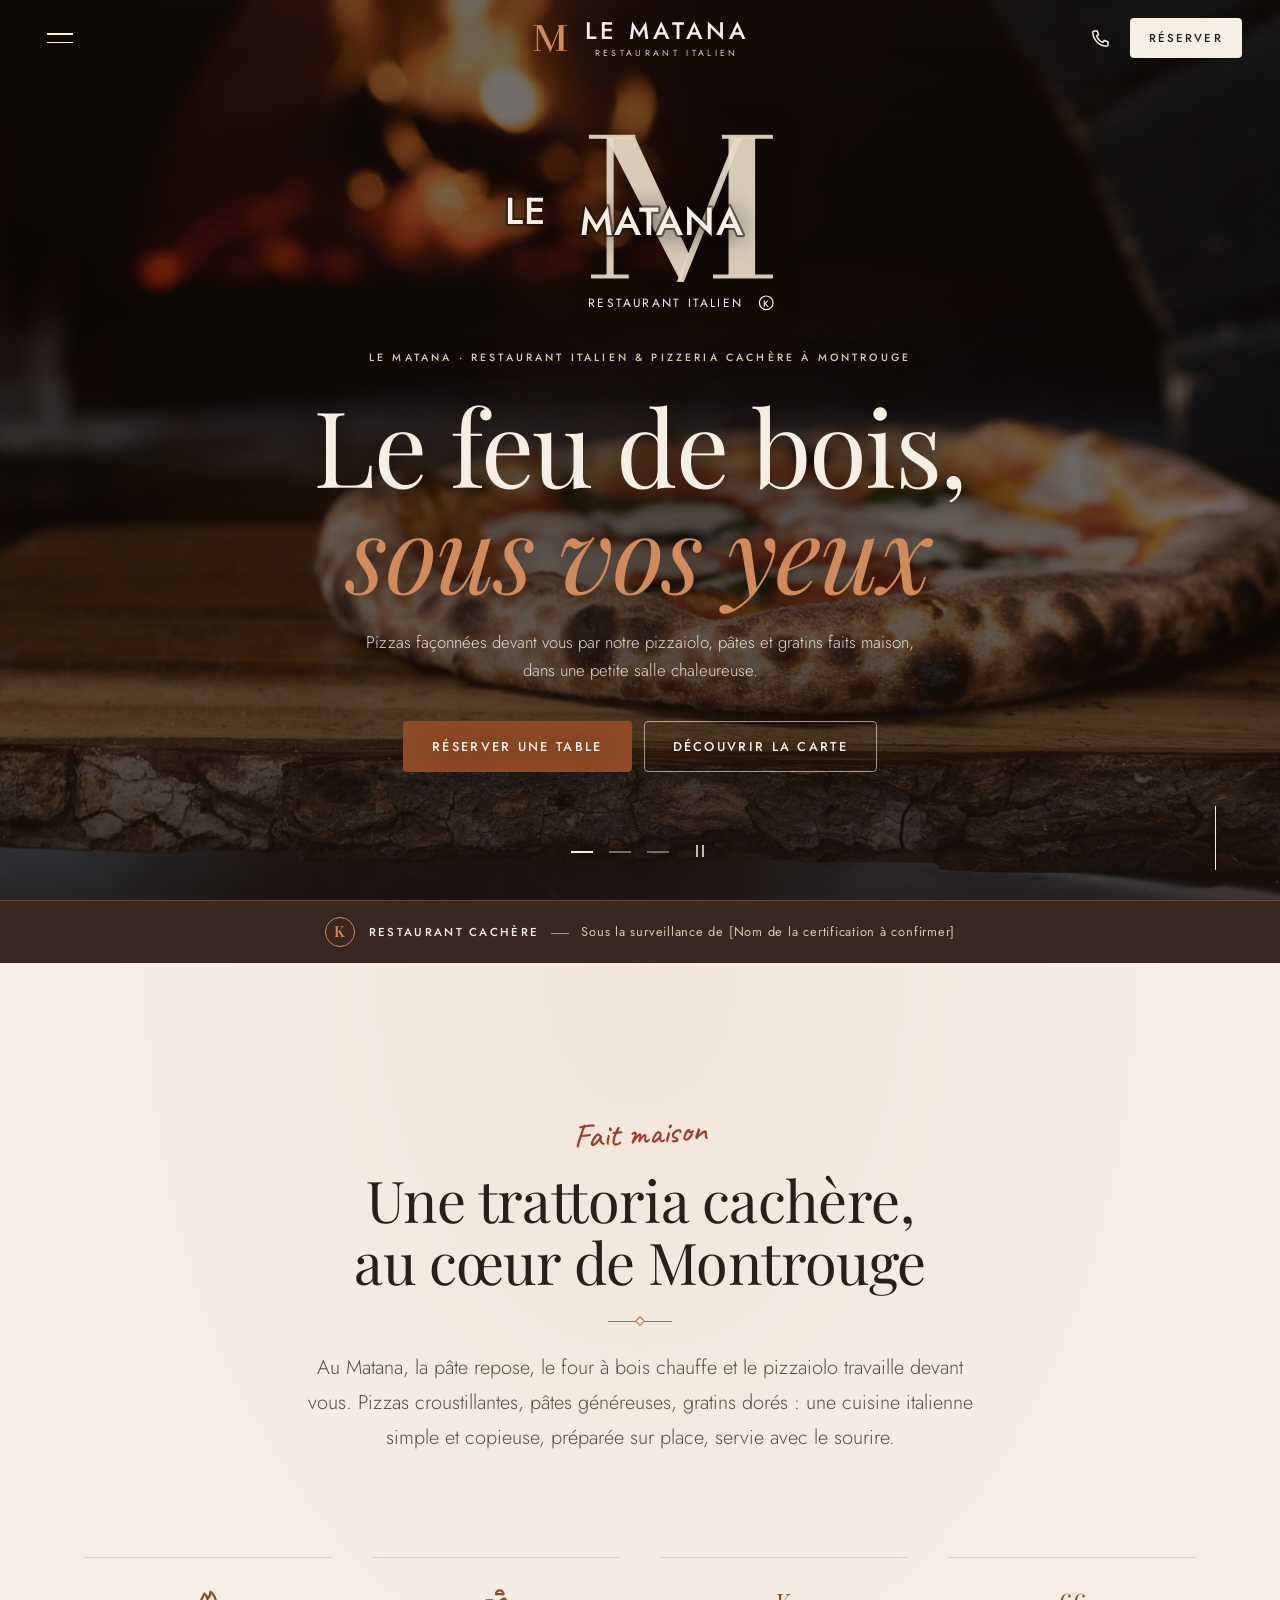
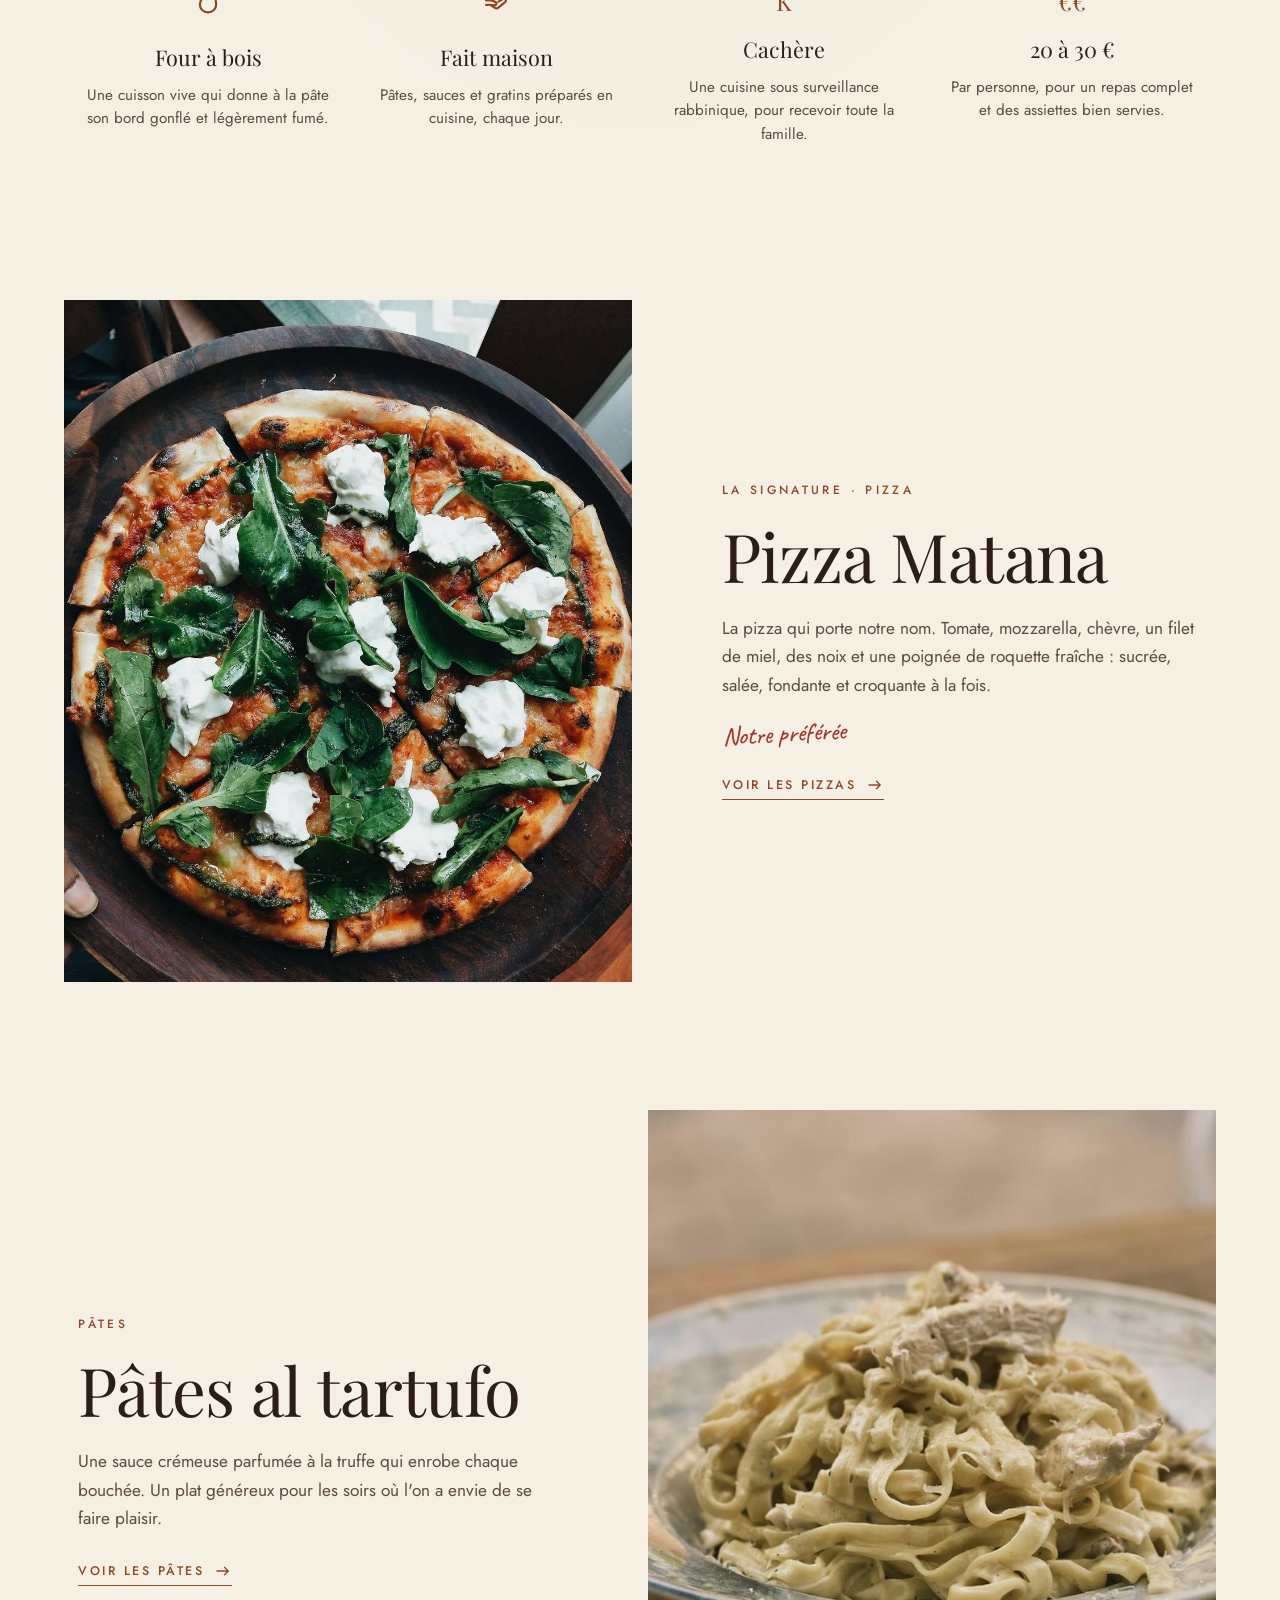
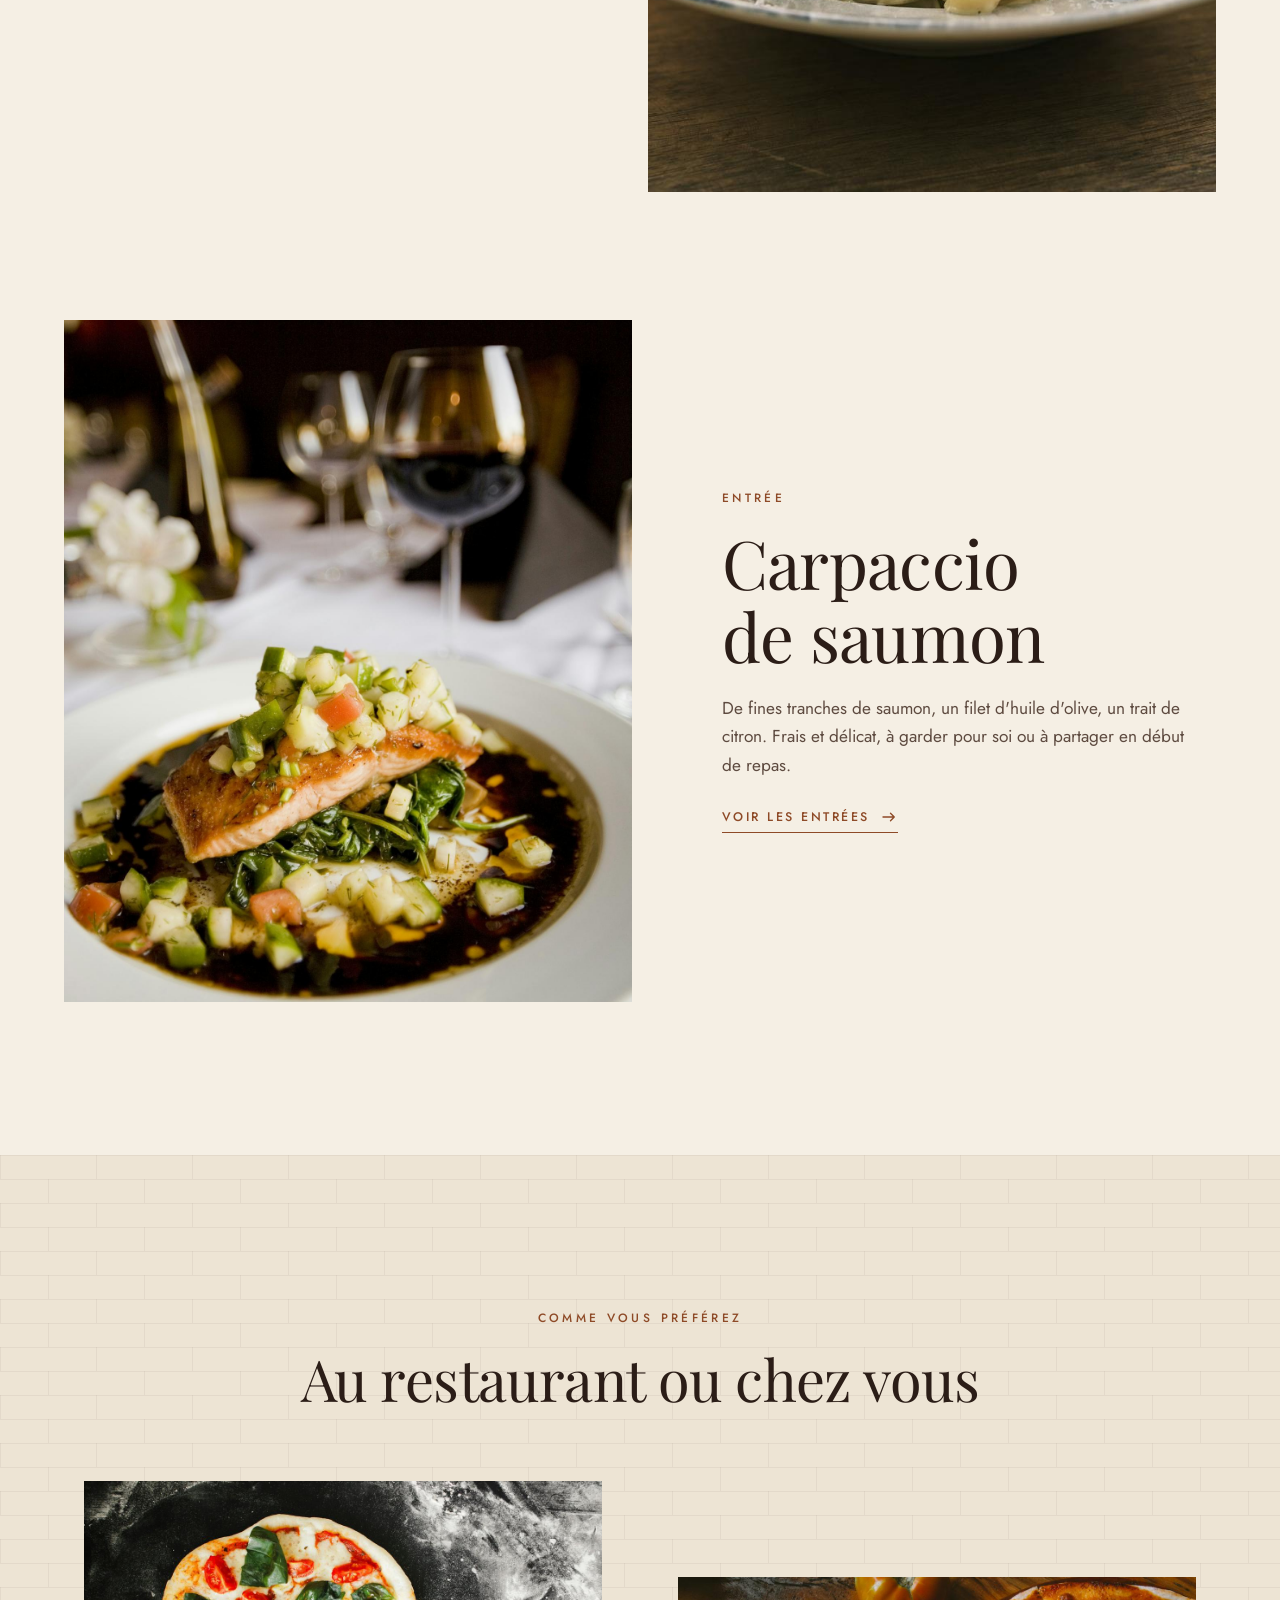
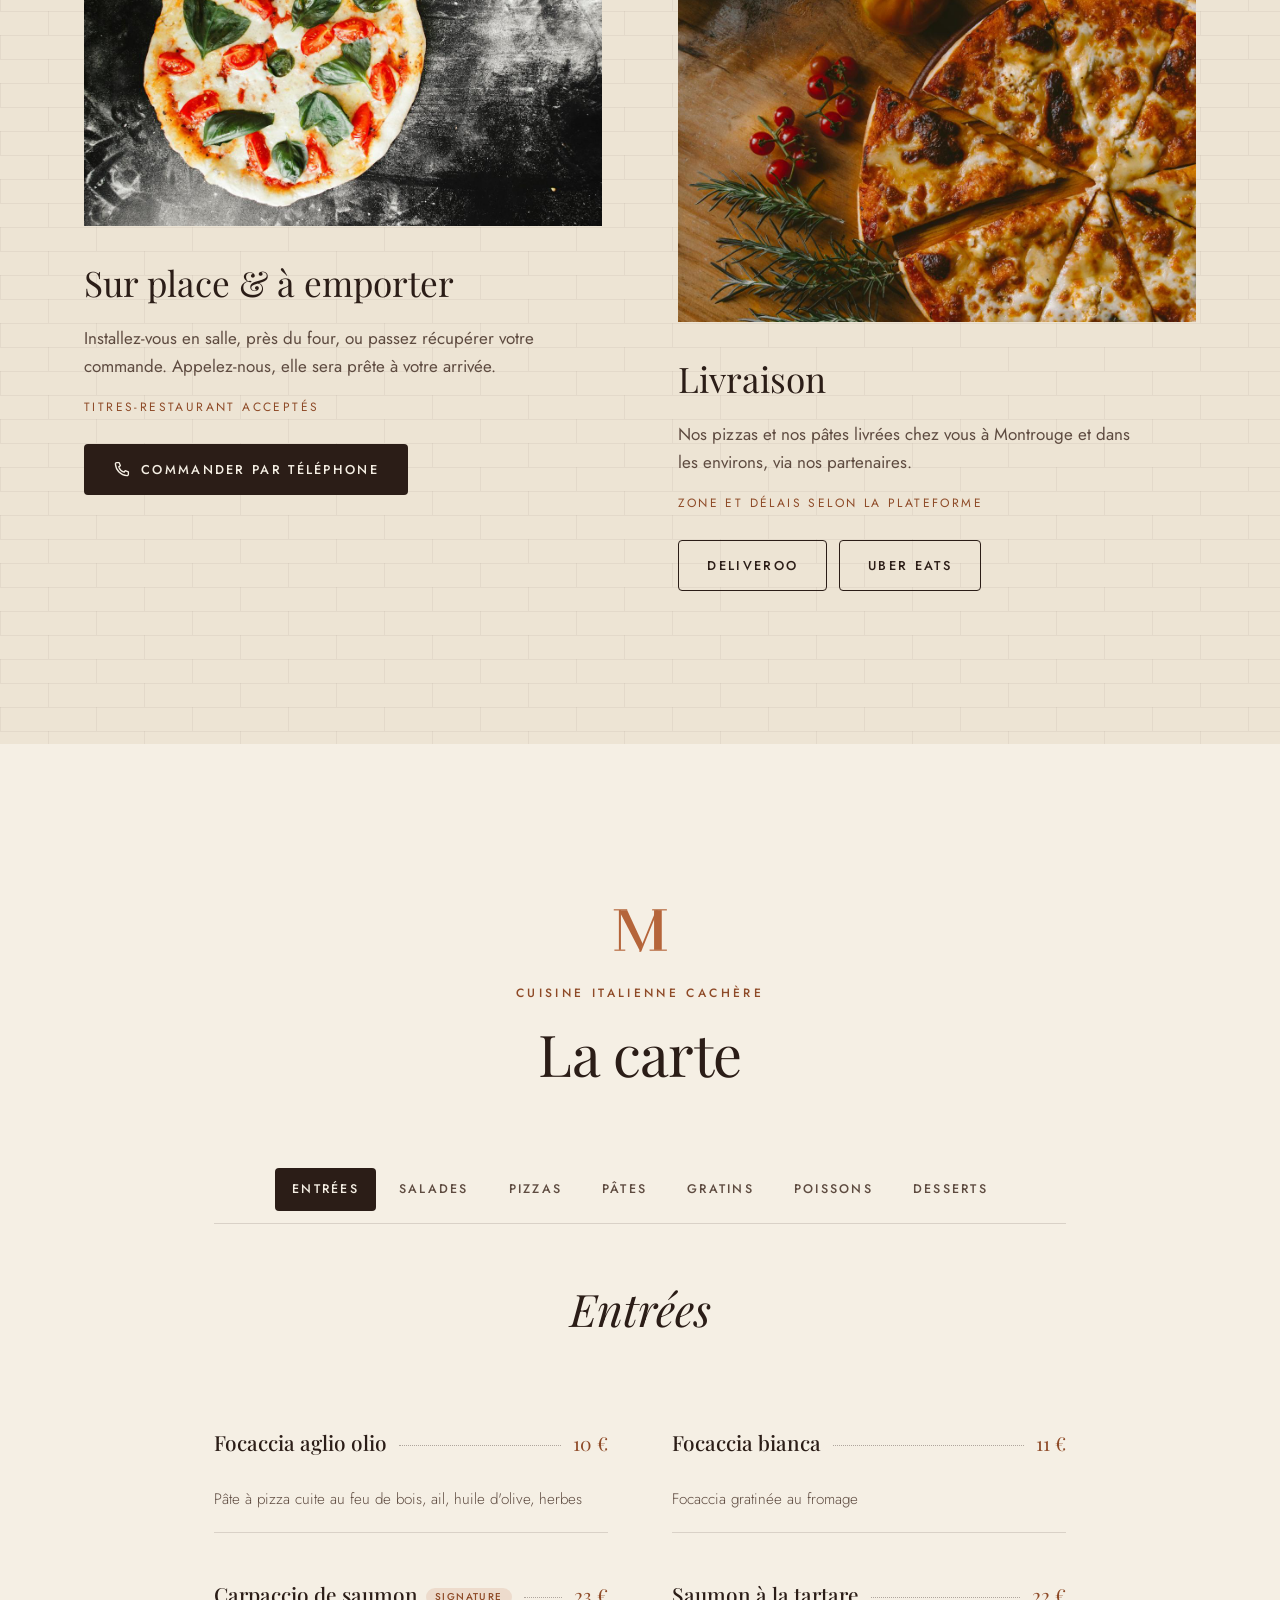
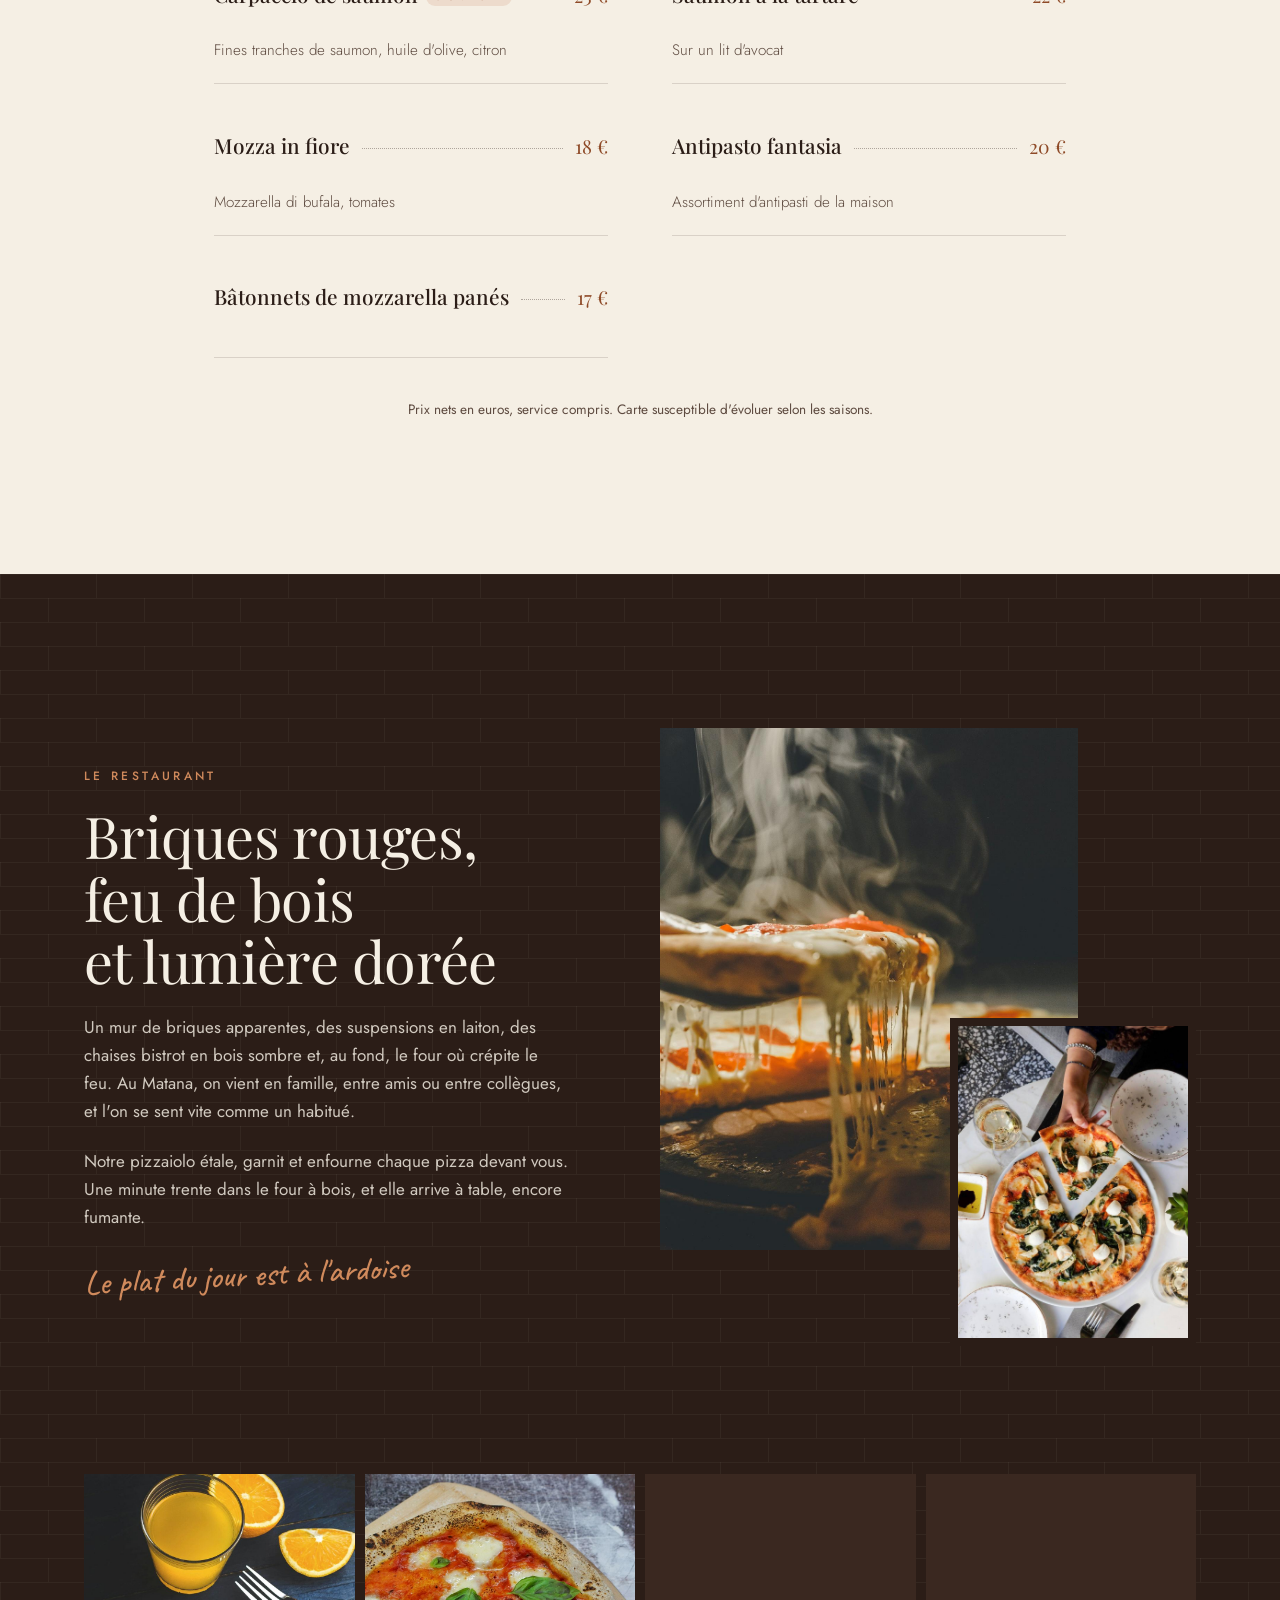
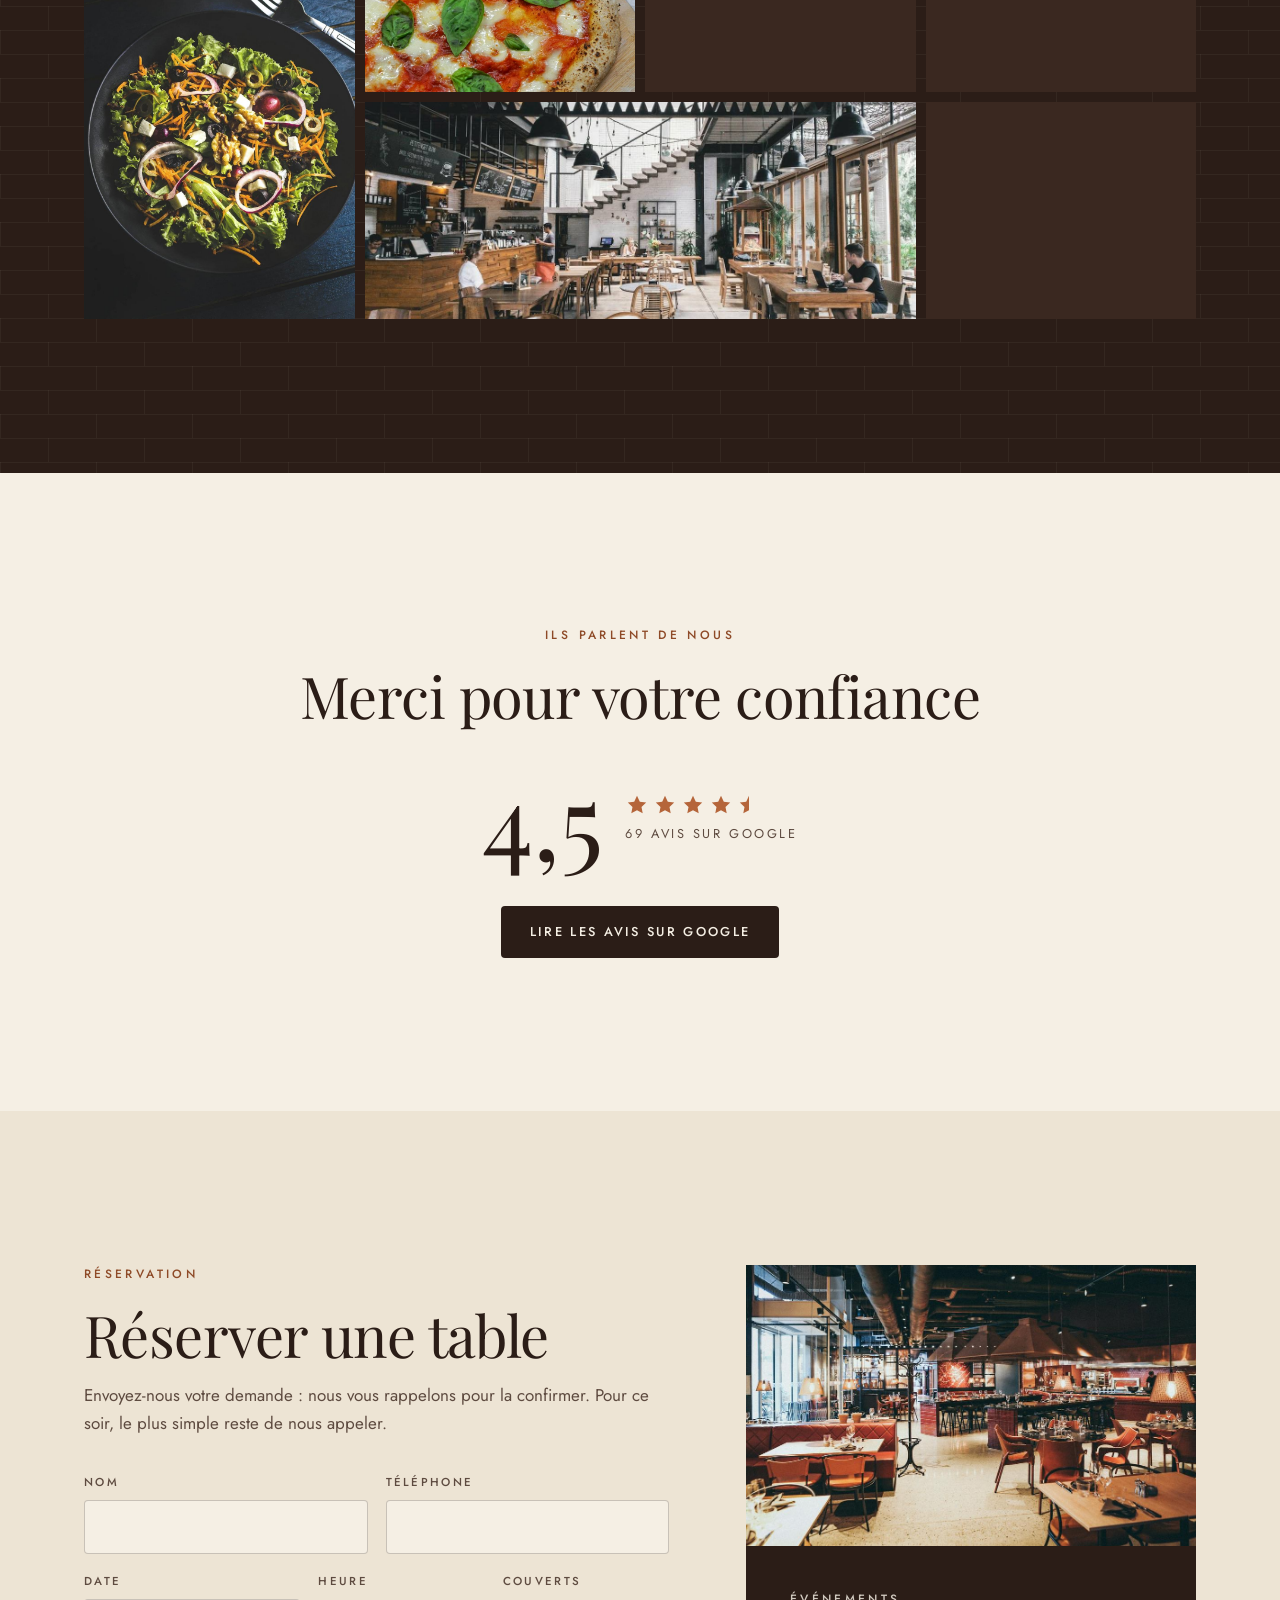
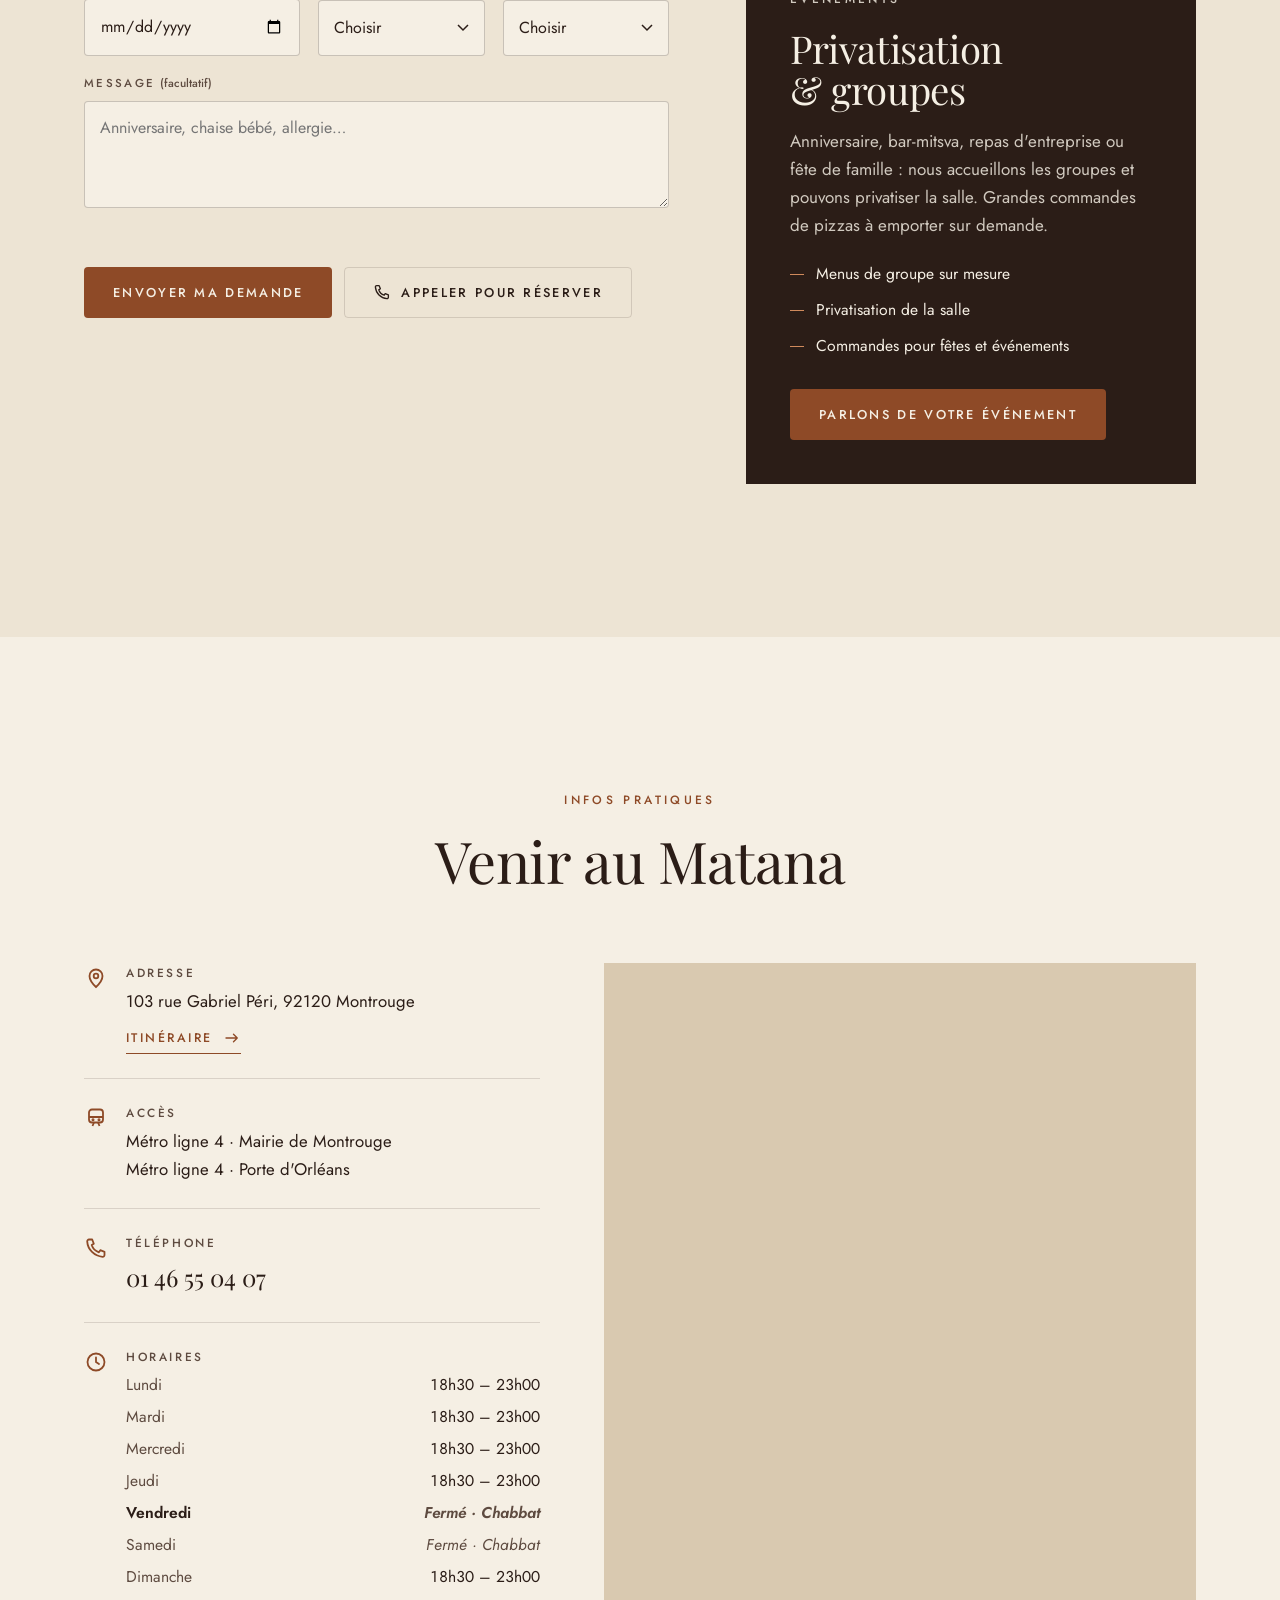
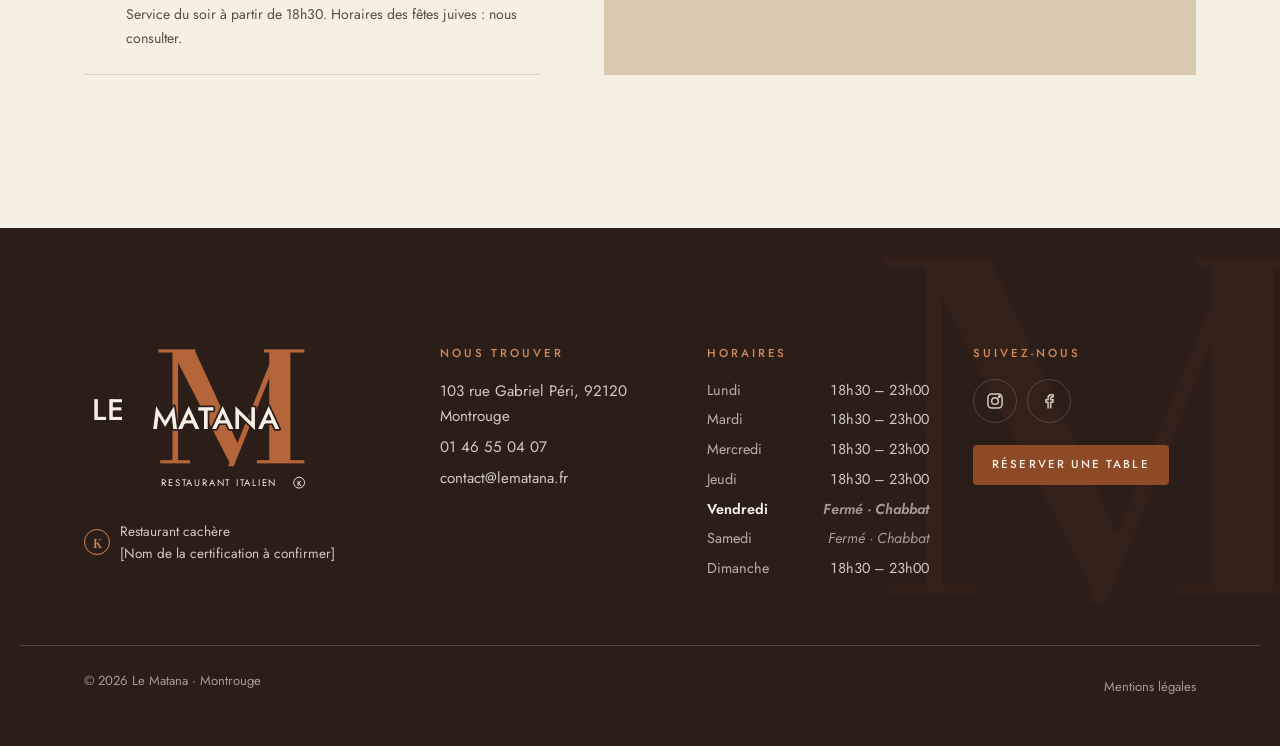
<file: index.html>
<!doctype html>
<html lang="fr">
<head>
  <meta charset="utf-8">
  <meta name="viewport" content="width=device-width, initial-scale=1, viewport-fit=cover">

  <!-- ===================== SEO local ===================== -->
  <title>Le Matana · Restaurant italien et pizzeria cachère à Montrouge (92)</title>
  <meta name="description" content="Restaurant italien cacher à Montrouge (92) : pizzas au feu de bois faites devant vous, pâtes et gratins maison. Sur place, à emporter, livraison.">
  <link rel="canonical" href="https://le-matana.vercel.app/">
  <meta name="theme-color" content="#2B1D17">
  <meta name="geo.region" content="FR-92">
  <meta name="geo.placename" content="Montrouge">
  <meta name="geo.position" content="48.8197134;2.3115971">
  <meta name="ICBM" content="48.8197134, 2.3115971">

  <!-- Partage réseaux sociaux -->
  <meta property="og:type" content="restaurant">
  <meta property="og:locale" content="fr_FR">
  <meta property="og:site_name" content="Le Matana">
  <meta property="og:title" content="Le Matana · Restaurant italien et pizzeria cachère à Montrouge">
  <meta property="og:description" content="Pizzas au feu de bois, pâtes et gratins faits maison, dans une petite trattoria cachère et chaleureuse à Montrouge.">
  <meta property="og:url" content="https://le-matana.vercel.app/">
  <meta property="og:image" content="https://le-matana.vercel.app/images/og-image.jpg">
  <meta name="twitter:card" content="summary_large_image">

  <link rel="icon" href="favicon.svg" type="image/svg+xml">

  <!-- Polices : Playfair Display (titres), Jost (texte), Caveat (ardoise) -->
  <link rel="preconnect" href="https://fonts.googleapis.com">
  <link rel="preconnect" href="https://fonts.gstatic.com" crossorigin>
  <link rel="stylesheet" href="https://fonts.googleapis.com/css2?family=Caveat:wght@500;600&family=Jost:wght@300;400;500;600&family=Playfair+Display:ital,wght@0,400;0,500;0,600;1,400&display=swap">

  <link rel="preload" as="image" href="images/hero-four-a-bois-mobile.jpg" media="(max-aspect-ratio: 4/5)">
  <link rel="preload" as="image" href="images/hero-four-a-bois.jpg" media="(min-aspect-ratio: 801/1000)">
  <link rel="stylesheet" href="css/style.css">
  <script>document.documentElement.classList.add("js");</script>

  <!-- ===================== Données structurées Schema.org =====================
       Horaires À CONFIRMER : les garder alignés avec data/site.js -->
  <script type="application/ld+json">
  {
    "@context": "https://schema.org",
    "@type": "Restaurant",
    "@id": "https://le-matana.vercel.app/#restaurant",
    "name": "Le Matana",
    "description": "Restaurant italien et pizzeria cachère à Montrouge : pizzas au feu de bois, pâtes, gratins et poissons faits maison.",
    "url": "https://le-matana.vercel.app/",
    "image": "https://le-matana.vercel.app/images/og-image.jpg",
    "telephone": "+33146550407",
    "priceRange": "€€",
    "servesCuisine": ["Italian", "Pizza", "Kosher"],
    "hasMenu": "https://le-matana.vercel.app/#carte",
    "acceptsReservations": "True",
    "paymentAccepted": "Espèces, Carte bancaire, Titres-restaurant",
    "address": {
      "@type": "PostalAddress",
      "streetAddress": "103 rue Gabriel Péri",
      "postalCode": "92120",
      "addressLocality": "Montrouge",
      "addressRegion": "Hauts-de-Seine",
      "addressCountry": "FR"
    },
    "geo": { "@type": "GeoCoordinates", "latitude": 48.8197134, "longitude": 2.3115971 },
    "openingHoursSpecification": [
      {
        "@type": "OpeningHoursSpecification",
        "dayOfWeek": ["Monday", "Tuesday", "Wednesday", "Thursday", "Sunday"],
        "opens": "18:30",
        "closes": "23:00"
      }
    ],
    "aggregateRating": { "@type": "AggregateRating", "ratingValue": "4.5", "reviewCount": "69", "bestRating": "5" }
  }
  </script>
</head>

<body>
  <a class="skip-link" href="#contenu">Aller au contenu</a>

  <!-- Icônes SVG réutilisables -->
  <svg width="0" height="0" style="position:absolute" aria-hidden="true">
    <symbol id="i-mono" viewBox="0 0 100 100">
      <rect x="17" y="19" width="3.2" height="62"/>
      <polygon points="17,19 30,19 54,71 50.5,84"/>
      <polygon points="48.6,84 51.8,84 78,19 75,19"/>
      <rect x="72" y="19" width="12" height="62"/>
      <rect x="9" y="17.6" width="21" height="1.8"/>
      <rect x="69" y="17.6" width="23" height="1.8"/>
      <rect x="10" y="80.6" width="17" height="1.8"/>
      <rect x="65" y="80.6" width="27" height="1.8"/>
    </symbol>
    <!-- Logo complet, recréé d'après l'enseigne (M Didone + LE MATANA + RESTAURANT ITALIEN (K)).
         Couleurs pilotées en CSS : --logo-m (le M), --logo-text, --logo-cut (détourage des lettres). -->
    <symbol id="i-logo" viewBox="0 0 340 228">
      <g style="fill:var(--logo-m,#E8DCC6)" transform="translate(86.6 -37.8) scale(2.6)">
        <rect x="17" y="19" width="3.2" height="62"/>
        <polygon points="17,19 30,19 54,71 50.5,84"/>
        <polygon points="48.6,84 51.8,84 78,19 75,19"/>
        <rect x="72" y="19" width="12" height="62"/>
        <rect x="9" y="17.6" width="21" height="1.8"/>
        <rect x="69" y="17.6" width="23" height="1.8"/>
        <rect x="10" y="80.6" width="17" height="1.8"/>
        <rect x="65" y="80.6" width="27" height="1.8"/>
      </g>
      <g font-family="Jost, Futura, Arial, sans-serif" font-weight="500" stroke-width="5" paint-order="stroke" stroke-linejoin="round"
         style="fill:var(--logo-text,#F5EFE4);stroke:var(--logo-cut,#2B1D17)">
        <text x="12" y="112" font-size="44" letter-spacing="1">LE</text>
        <text x="100" y="126" font-size="46" letter-spacing="1">MATANA</text>
      </g>
      <g style="fill:var(--logo-text,#F5EFE4)" font-family="Jost, Futura, Arial, sans-serif">
        <text x="200" y="210" text-anchor="middle" font-weight="400" font-size="14" letter-spacing="2.6">RESTAURANT ITALIEN</text>
        <circle cx="318" cy="205" r="8" fill="none" stroke-width="1.4" style="stroke:var(--logo-text,#F5EFE4)"/>
        <text x="318" y="209.5" text-anchor="middle" font-weight="500" font-size="11">K</text>
      </g>
    </symbol>
    <symbol id="i-phone" viewBox="0 0 24 24"><path fill="none" stroke="currentColor" stroke-width="1.8" stroke-linejoin="round" d="M5 3.5h3.2l1.6 4.2-2.1 1.4a11 11 0 0 0 7.2 7.2l1.4-2.1 4.2 1.6V19a1.8 1.8 0 0 1-1.9 1.8C10.4 20.3 3.7 13.6 3.2 5.4A1.8 1.8 0 0 1 5 3.5Z"/></symbol>
    <symbol id="i-calendar" viewBox="0 0 24 24"><g fill="none" stroke="currentColor" stroke-width="1.8" stroke-linecap="round"><rect x="3.5" y="5" width="17" height="15.5" rx="1.5"/><path d="M3.5 10h17M8 3v4M16 3v4"/></g></symbol>
    <symbol id="i-pin" viewBox="0 0 24 24"><g fill="none" stroke="currentColor" stroke-width="1.8"><path d="M12 21s-6.5-6-6.5-11a6.5 6.5 0 0 1 13 0c0 5-6.5 11-6.5 11Z"/><circle cx="12" cy="10" r="2.3"/></g></symbol>
    <symbol id="i-clock" viewBox="0 0 24 24"><g fill="none" stroke="currentColor" stroke-width="1.8" stroke-linecap="round"><circle cx="12" cy="12" r="8.5"/><path d="M12 7.5V12l3 2"/></g></symbol>
    <symbol id="i-metro" viewBox="0 0 24 24"><g fill="none" stroke="currentColor" stroke-width="1.8" stroke-linejoin="round"><rect x="5" y="3.5" width="14" height="13" rx="3"/><path d="M5 11h14M8.5 20l1.5-3.5M15.5 20 14 16.5"/><circle cx="9" cy="13.8" r=".6" fill="currentColor"/><circle cx="15" cy="13.8" r=".6" fill="currentColor"/></g></symbol>
    <symbol id="i-arrow" viewBox="0 0 24 24"><path fill="none" stroke="currentColor" stroke-width="1.8" stroke-linecap="round" stroke-linejoin="round" d="M4 12h15m-5-5 5 5-5 5"/></symbol>
    <symbol id="i-star" viewBox="0 0 24 24"><path d="m12 2.8 2.8 5.9 6.4.8-4.7 4.4 1.2 6.4L12 17.2l-5.7 3.1 1.2-6.4-4.7-4.4 6.4-.8Z"/></symbol>
    <symbol id="i-instagram" viewBox="0 0 24 24"><g fill="none" stroke="currentColor" stroke-width="1.8"><rect x="3.5" y="3.5" width="17" height="17" rx="4.5"/><circle cx="12" cy="12" r="4"/><circle cx="17.2" cy="6.8" r=".8" fill="currentColor"/></g></symbol>
    <symbol id="i-facebook" viewBox="0 0 24 24"><path fill="none" stroke="currentColor" stroke-width="1.8" stroke-linejoin="round" d="M14 21v-7.5h2.6l.4-3H14V8.7c0-.9.3-1.5 1.5-1.5H17V4.5a19 19 0 0 0-2.3-.1c-2.3 0-3.8 1.4-3.8 4v2.1H8.3v3h2.6V21"/></symbol>
    <symbol id="i-flame" viewBox="0 0 24 24"><path fill="none" stroke="currentColor" stroke-width="1.8" stroke-linejoin="round" d="M12 21c-3.9 0-6.5-2.6-6.5-6.2 0-3.5 2.6-5.6 3.6-8.8 1.6 1.3 2.3 2.8 2.4 4.4C13 9 14 7.2 14 4.5c3 2.4 4.5 6 4.5 10.3 0 3.6-2.6 6.2-6.5 6.2Z"/></symbol>
    <symbol id="i-hand" viewBox="0 0 24 24"><g fill="none" stroke="currentColor" stroke-width="1.8" stroke-linecap="round" stroke-linejoin="round"><path d="M4 15h3.5l3.6 2.4c.9.6 2 .6 2.8-.1l5.6-4.6a1.5 1.5 0 0 0-1.9-2.3L14 12.5"/><path d="M4 11.5h4.5l3.3 1.4a1.3 1.3 0 0 1-.7 2.4H8.5"/><path d="M15 3.5a3 3 0 0 1 3 3H12a3 3 0 0 1 3-3Z"/></g></symbol>
  </svg>

  <!-- ===================== En-tête ===================== -->
  <header class="header" id="header">
    <button class="burger" id="burger" aria-label="Ouvrir le menu" aria-expanded="false" aria-controls="drawer">
      <span></span><span></span>
    </button>

    <a class="logo" translate="no" href="#accueil" aria-label="Le Matana, retour à l'accueil">
      <svg class="logo__mono" aria-hidden="true"><use href="#i-mono"/></svg>
      <span class="logo__text">
        <span class="logo__name">Le Matana</span>
        <span class="logo__sub">Restaurant italien</span>
      </span>
    </a>

    <div class="header__actions">
      <a class="icon-btn" href="tel:+33146550407" data-href="tel" aria-label="Appeler le restaurant">
        <svg aria-hidden="true"><use href="#i-phone"/></svg>
      </a>
      <a class="btn btn--small btn--light header__book" href="#reservation">Réserver</a>
    </div>
  </header>

  <!-- Menu plein écran -->
  <nav class="drawer" id="drawer" aria-label="Menu principal" hidden>
    <svg class="drawer__mono" aria-hidden="true"><use href="#i-mono"/></svg>
    <ul class="drawer__links">
      <li><a href="#accueil">Accueil</a></li>
      <li><a href="#carte">La carte</a></li>
      <li><a href="#restaurant">Le restaurant</a></li>
      <li><a href="#reservation">Réservation &amp; événements</a></li>
      <li><a href="#infos">Infos pratiques</a></li>
    </ul>
    <div class="drawer__foot">
      <a href="tel:+33146550407" data-href="tel" data-bind="phone">01 46 55 04 07</a>
      <span data-bind="address">103 rue Gabriel Péri, 92120 Montrouge</span>
    </div>
  </nav>

  <main id="contenu">

    <!-- ===================== Hero / carrousel ===================== -->
    <section class="hero" id="accueil" aria-roledescription="carrousel" aria-label="Le Matana en images">
      <div class="hero__slides">
        <figure class="hero__slide is-active">
          <picture>
            <source media="(max-aspect-ratio: 4/5)" srcset="images/hero-four-a-bois-mobile.jpg">
            <img src="images/hero-four-a-bois.jpg"
               alt="Pizza tout juste sortie du four à bois, posée sur une planche" fetchpriority="high" width="2200" height="1469">
          </picture>
        </figure>
        <figure class="hero__slide">
          <picture>
            <source media="(max-aspect-ratio: 4/5)" srcset="images/hero-pizza-margherita-mobile.jpg">
            <img src="images/hero-pizza-margherita.jpg"
               alt="Pizza margherita à la pâte dorée, mozzarella fondue et basilic frais" decoding="async" width="2200" height="1469">
          </picture>
        </figure>
        <figure class="hero__slide">
          <picture>
            <source media="(max-aspect-ratio: 4/5)" srcset="images/hero-table-conviviale-mobile.jpg">
            <img src="images/hero-table-conviviale.jpg"
               alt="Table dressée en salle, assiettes servies et verres, lumière chaude du soir" decoding="async" width="2200" height="1469">
          </picture>
        </figure>
      </div>
      <div class="hero__veil" aria-hidden="true"></div>

      <div class="hero__content">
        <svg class="hero__logo" translate="no" role="img" aria-label="Le Matana, restaurant italien cachère"><use href="#i-logo"/></svg>
        <h1 class="hero__kicker">Le Matana · Restaurant italien &amp; pizzeria cachère à Montrouge</h1>
        <div class="hero__titles">
          <p class="hero__title is-active">Le feu de bois,<br><em>sous vos yeux</em></p>
          <p class="hero__title">L'Italie généreuse,<br><em>et cachère</em></p>
          <p class="hero__title">Une table<br><em>où l'on revient</em></p>
        </div>
        <p class="hero__lead">Pizzas façonnées devant vous par notre pizzaiolo, pâtes et gratins faits maison, dans une petite salle chaleureuse.</p>
        <div class="hero__cta">
          <a class="btn btn--copper" href="#reservation">Réserver une table</a>
          <a class="btn btn--ghost" href="#carte">Découvrir la carte</a>
        </div>
      </div>

      <div class="hero__dots" role="tablist" aria-label="Choisir une image">
        <button role="tab" aria-selected="true" aria-label="Image 1"></button>
        <button role="tab" aria-selected="false" aria-label="Image 2"></button>
        <button role="tab" aria-selected="false" aria-label="Image 3"></button>
        <button class="hero__pause" type="button" aria-label="Mettre le diaporama en pause" aria-pressed="false"><span aria-hidden="true"></span></button>
      </div>
      <a class="hero__scroll" href="#presentation" aria-label="Faire défiler vers la présentation"><span></span></a>
    </section>

    <!-- Bandeau cachère -->
    <div class="kosher">
      <span class="kosher__badge" aria-hidden="true">K</span>
      <p><strong>Restaurant cachère</strong><span class="kosher__sep" aria-hidden="true"></span>Sous la surveillance de <span data-bind="kosher">[Nom de la certification à confirmer]</span></p>
    </div>

    <!-- ===================== Présentation ===================== -->
    <section class="section intro" id="presentation">
      <div class="container container--narrow center reveal">
        <p class="script">Fait maison</p>
        <h2 class="title">Une trattoria cachère,<br>au cœur de Montrouge</h2>
        <span class="rule" aria-hidden="true"></span>
        <p class="lead">Au Matana, la pâte repose, le four à bois chauffe et le pizzaiolo travaille devant vous. Pizzas croustillantes, pâtes généreuses, gratins dorés&nbsp;: une cuisine italienne simple et copieuse, préparée sur place, servie avec le sourire.</p>
      </div>

      <ul class="pillars container">
        <li class="reveal">
          <svg aria-hidden="true"><use href="#i-flame"/></svg>
          <h3>Four à bois</h3>
          <p>Une cuisson vive qui donne à la pâte son bord gonflé et légèrement fumé.</p>
        </li>
        <li class="reveal">
          <svg aria-hidden="true"><use href="#i-hand"/></svg>
          <h3>Fait maison</h3>
          <p>Pâtes, sauces et gratins préparés en cuisine, chaque jour.</p>
        </li>
        <li class="reveal">
          <span class="pillars__k" aria-hidden="true">K</span>
          <h3>Cachère</h3>
          <p>Une cuisine sous surveillance rabbinique, pour recevoir toute la famille.</p>
        </li>
        <li class="reveal">
          <span class="pillars__price" aria-hidden="true">€€</span>
          <h3>20 à 30 €</h3>
          <p>Par personne, pour un repas complet et des assiettes bien servies.</p>
        </li>
      </ul>
    </section>

    <!-- ===================== Plats signatures ===================== -->
    <section class="signatures" aria-labelledby="signatures-title">
      <h2 class="visually-hidden" id="signatures-title">Nos plats signatures</h2>

      <article class="feature">
        <div class="feature__media reveal">
          <img src="images/signature-pizza-matana.jpg" alt="Pizza garnie de fromage de chèvre et de jeunes pousses vertes" loading="lazy" decoding="async" width="1000" height="1333">
        </div>
        <div class="feature__body reveal">
          <p class="eyebrow">La signature · Pizza</p>
          <h3 class="title">Pizza Matana</h3>
          <p>La pizza qui porte notre nom. Tomate, mozzarella, chèvre, un filet de miel, des noix et une poignée de roquette fraîche&nbsp;: sucrée, salée, fondante et croquante à la fois.</p>
          <p class="script script--small">Notre préférée</p>
          <a class="link-arrow" href="#carte" data-tab="pizzas">Voir les pizzas <svg aria-hidden="true"><use href="#i-arrow"/></svg></a>
        </div>
      </article>

      <article class="feature feature--reverse">
        <div class="feature__media reveal">
          <img src="images/signature-pates-tartufo.jpg" alt="Assiette de tagliatelles crémeuses aux champignons et à la truffe" loading="lazy" decoding="async" width="1400" height="934">
        </div>
        <div class="feature__body reveal">
          <p class="eyebrow">Pâtes</p>
          <h3 class="title">Pâtes al tartufo</h3>
          <p>Une sauce crémeuse parfumée à la truffe qui enrobe chaque bouchée. Un plat généreux pour les soirs où l'on a envie de se faire plaisir.</p>
          <a class="link-arrow" href="#carte" data-tab="pates">Voir les pâtes <svg aria-hidden="true"><use href="#i-arrow"/></svg></a>
        </div>
      </article>

      <article class="feature">
        <div class="feature__media reveal">
          <img src="images/signature-carpaccio-saumon.jpg" alt="Assiette de saumon dressée en salle, verres de vin en arrière-plan" loading="lazy" decoding="async" width="1400" height="2100">
        </div>
        <div class="feature__body reveal">
          <p class="eyebrow">Entrée</p>
          <h3 class="title">Carpaccio de saumon</h3>
          <p>De fines tranches de saumon, un filet d'huile d'olive, un trait de citron. Frais et délicat, à garder pour soi ou à partager en début de repas.</p>
          <a class="link-arrow" href="#carte" data-tab="entrees">Voir les entrées <svg aria-hidden="true"><use href="#i-arrow"/></svg></a>
        </div>
      </article>
    </section>

    <!-- ===================== Services ===================== -->
    <section class="section services" aria-labelledby="services-title">
      <div class="container">
        <header class="section-head center reveal">
          <p class="eyebrow">Comme vous préférez</p>
          <h2 class="title" id="services-title">Au restaurant ou chez vous</h2>
        </header>
        <div class="services__grid">
          <article class="service reveal">
            <div class="service__media"><img src="images/service-sur-place.jpg" alt="Pizza aux tomates cerises et basilic sur un plan de travail fariné" loading="lazy" decoding="async" width="1200" height="800"></div>
            <h3>Sur place &amp; à emporter</h3>
            <p>Installez-vous en salle, près du four, ou passez récupérer votre commande. Appelez-nous, elle sera prête à votre arrivée.</p>
            <p class="service__meta">Titres-restaurant acceptés</p>
            <a class="btn btn--dark" href="tel:+33146550407" data-href="tel"><svg aria-hidden="true"><use href="#i-phone"/></svg> Commander par téléphone</a>
          </article>
          <article class="service reveal">
            <div class="service__media"><img src="images/service-livraison.jpg" alt="Pizza dorée découpée en parts sur une planche en bois" loading="lazy" decoding="async" width="1200" height="800"></div>
            <h3>Livraison</h3>
            <p>Nos pizzas et nos pâtes livrées chez vous à Montrouge et dans les environs, via nos partenaires.</p>
            <p class="service__meta">Zone et délais selon la plateforme</p>
            <div class="service__links">
              <a class="btn btn--outline" href="#" data-href="deliveroo" target="_blank" rel="noopener">Deliveroo</a>
              <a class="btn btn--outline" href="#" data-href="ubereats" target="_blank" rel="noopener">Uber Eats</a>
            </div>
          </article>
        </div>
      </div>
    </section>

    <!-- ===================== La carte ===================== -->
    <section class="section menu" id="carte" aria-labelledby="carte-title">
      <div class="container container--menu">
        <header class="section-head center reveal">
          <svg class="menu__mono" aria-hidden="true"><use href="#i-mono"/></svg>
          <p class="eyebrow">Cuisine italienne cachère</p>
          <h2 class="title" id="carte-title">La carte</h2>
        </header>

        <div class="menu__tabs" role="tablist" aria-label="Catégories de la carte" id="menu-tabs"></div>
        <div class="menu__panel" id="menu-panel" role="tabpanel" aria-live="polite"></div>

        <noscript><p class="center">Activez JavaScript pour afficher la carte, ou appelez-nous au 01 46 55 04 07.</p></noscript>
        <p class="menu__foot">Prix nets en euros, service compris. Carte susceptible d'évoluer selon les saisons.</p>
      </div>
    </section>

    <!-- ===================== Le restaurant ===================== -->
    <section class="section place" id="restaurant" aria-labelledby="restaurant-title">
      <div class="container place__grid">
        <div class="place__text reveal">
          <p class="eyebrow eyebrow--light">Le restaurant</p>
          <h2 class="title" id="restaurant-title">Briques rouges,<br>feu de bois<br>et lumière dorée</h2>
          <p>Un mur de briques apparentes, des suspensions en laiton, des chaises bistrot en bois sombre et, au fond, le four où crépite le feu. Au Matana, on vient en famille, entre amis ou entre collègues, et l'on se sent vite comme un habitué.</p>
          <p>Notre pizzaiolo étale, garnit et enfourne chaque pizza devant vous. Une minute trente dans le four à bois, et elle arrive à table, encore fumante.</p>
          <p class="script script--light">Le plat du jour est à l'ardoise</p>
        </div>
        <div class="place__media reveal">
          <img class="place__img place__img--main" src="images/restaurant-four.jpg" alt="Part de pizza fumante tirée du four, fromage filant" loading="lazy" decoding="async" width="1200" height="2133">
          <img class="place__img place__img--side" src="images/restaurant-pizzaiolo.jpg" alt="Mains servant une pizza à table, vue de dessus" loading="lazy" decoding="async" width="1000" height="1500">
        </div>
      </div>

      <div class="container gallery" aria-label="Galerie photos">
        <figure class="gallery__item gallery__item--tall reveal"><img src="images/galerie-salade.jpg" alt="Salade composée colorée dans une assiette sombre" loading="lazy" decoding="async" width="1000" height="1500"></figure>
        <figure class="gallery__item reveal"><img src="images/galerie-margherita.jpg" alt="Pizza margherita, mozzarella et feuilles de basilic" loading="lazy" decoding="async" width="1000" height="750"></figure>
        <figure class="gallery__item reveal"><img src="images/galerie-spaghetti.jpg" alt="Spaghetti à la sauce tomate enroulés sur une fourchette" loading="lazy" decoding="async" width="1000" height="1250"></figure>
        <figure class="gallery__item reveal"><img src="images/restaurant-bar.jpg" alt="Comptoir et bar éclairés par des suspensions, bouteilles en étagère" loading="lazy" decoding="async" width="1200" height="900"></figure>
        <figure class="gallery__item gallery__item--wide reveal"><img src="images/restaurant-salle.jpg" alt="Salle de restaurant en bois et métal, lumière naturelle" loading="lazy" decoding="async" width="1200" height="900"></figure>
        <figure class="gallery__item reveal"><img src="images/galerie-tiramisu.jpg" alt="Part de tiramisu saupoudrée de cacao" loading="lazy" decoding="async" width="1000" height="1333"></figure>
      </div>
    </section>

    <!-- ===================== Avis ===================== -->
    <section class="section reviews" aria-labelledby="avis-title">
      <div class="container container--narrow center reveal">
        <p class="eyebrow">Ils parlent de nous</p>
        <h2 class="title" id="avis-title">Merci pour votre confiance</h2>
        <div class="reviews__score">
          <span class="reviews__note" data-bind="rating">4,5</span>
          <div>
            <div class="stars" role="img" aria-label="Note de 4,5 sur 5">
              <svg aria-hidden="true"><use href="#i-star"/></svg><svg aria-hidden="true"><use href="#i-star"/></svg><svg aria-hidden="true"><use href="#i-star"/></svg><svg aria-hidden="true"><use href="#i-star"/></svg><span class="stars__half"><svg aria-hidden="true"><use href="#i-star"/></svg></span>
            </div>
            <p class="reviews__count"><span data-bind="count">69</span> avis sur Google</p>
          </div>
        </div>
        <a class="btn btn--dark" href="https://www.google.com/maps/search/?api=1&amp;query=Le+Matana+103+rue+Gabriel+P%C3%A9ri+92120+Montrouge" data-href="google" target="_blank" rel="noopener">Lire les avis sur Google</a>
      </div>
    </section>

    <!-- ===================== Réservation & événements ===================== -->
    <section class="section booking" id="reservation" aria-labelledby="reservation-title">
      <div class="container booking__grid">
        <div class="booking__form-wrap reveal">
          <p class="eyebrow">Réservation</p>
          <h2 class="title" id="reservation-title">Réserver une table</h2>
          <p class="muted">Envoyez-nous votre demande&nbsp;: nous vous rappelons pour la confirmer. Pour ce soir, le plus simple reste de nous appeler.</p>

          <form class="form" id="booking-form" novalidate>
            <div class="form__row">
              <label class="field">
                <span>Nom</span>
                <input type="text" name="nom" autocomplete="name" required>
              </label>
              <label class="field">
                <span>Téléphone</span>
                <input type="tel" name="telephone" autocomplete="tel" inputmode="tel" required>
              </label>
            </div>
            <div class="form__row form__row--3">
              <label class="field">
                <span>Date</span>
                <input type="date" name="date" required>
              </label>
              <label class="field">
                <span>Heure</span>
                <select name="heure" required>
                  <option value="">Choisir</option>
                  <option>18h30</option><option>19h00</option><option>19h30</option><option>20h00</option>
                  <option>20h30</option><option>21h00</option><option>21h30</option><option>22h00</option>
                </select>
              </label>
              <label class="field">
                <span>Couverts</span>
                <select name="couverts" required>
                  <option value="">Choisir</option>
                  <option>1</option><option>2</option><option>3</option><option>4</option><option>5</option>
                  <option>6</option><option>7</option><option>8</option><option>9</option><option>10 et plus</option>
                </select>
              </label>
            </div>
            <label class="field">
              <span>Message <em>(facultatif)</em></span>
              <textarea name="message" rows="3" placeholder="Anniversaire, chaise bébé, allergie…"></textarea>
            </label>
            <p class="form__status" id="form-status" role="status"></p>
            <div class="form__actions">
              <button class="btn btn--copper" type="submit">Envoyer ma demande</button>
              <a class="btn btn--outline-dark" href="tel:+33146550407" data-href="tel"><svg aria-hidden="true"><use href="#i-phone"/></svg> Appeler pour réserver</a>
            </div>
          </form>
        </div>

        <aside class="events reveal" aria-labelledby="events-title">
          <img src="images/galerie-salle.jpg" alt="Grande salle de restaurant chaleureuse aux tables dressées" loading="lazy" decoding="async" width="1000" height="667">
          <div class="events__body">
            <p class="eyebrow eyebrow--light">Événements</p>
            <h3 class="title" id="events-title">Privatisation &amp; groupes</h3>
            <p>Anniversaire, bar-mitsva, repas d'entreprise ou fête de famille&nbsp;: nous accueillons les groupes et pouvons privatiser la salle. Grandes commandes de pizzas à emporter sur demande.</p>
            <ul class="events__list">
              <li>Menus de groupe sur mesure</li>
              <li>Privatisation de la salle</li>
              <li>Commandes pour fêtes et événements</li>
            </ul>
            <a class="btn btn--copper" href="tel:+33146550407" data-href="tel">Parlons de votre événement</a>
          </div>
        </aside>
      </div>
    </section>

    <!-- ===================== Infos pratiques ===================== -->
    <section class="section infos" id="infos" aria-labelledby="infos-title">
      <div class="container">
        <header class="section-head center reveal">
          <p class="eyebrow">Infos pratiques</p>
          <h2 class="title" id="infos-title">Venir au Matana</h2>
        </header>

        <div class="infos__grid">
          <div class="infos__cards reveal">
            <div class="info">
              <svg aria-hidden="true"><use href="#i-pin"/></svg>
              <div>
                <h3>Adresse</h3>
                <p data-bind="address">103 rue Gabriel Péri, 92120 Montrouge</p>
                <a class="link-arrow" href="https://www.google.com/maps/dir/?api=1&amp;destination=103+rue+Gabriel+P%C3%A9ri+92120+Montrouge" target="_blank" rel="noopener">Itinéraire <svg aria-hidden="true"><use href="#i-arrow"/></svg></a>
              </div>
            </div>
            <div class="info">
              <svg aria-hidden="true"><use href="#i-metro"/></svg>
              <div>
                <h3>Accès</h3>
                <!-- À VÉRIFIER : stations et temps de marche -->
                <p>Métro ligne 4 · Mairie de Montrouge<br>Métro ligne 4 · Porte d'Orléans</p>
              </div>
            </div>
            <div class="info">
              <svg aria-hidden="true"><use href="#i-phone"/></svg>
              <div>
                <h3>Téléphone</h3>
                <p><a class="tel-link" href="tel:+33146550407" data-href="tel" data-bind="phone">01 46 55 04 07</a></p>
              </div>
            </div>
            <div class="info info--hours">
              <svg aria-hidden="true"><use href="#i-clock"/></svg>
              <div>
                <h3>Horaires</h3>
                <dl class="hours" id="hours"></dl>
                <p class="hours__note" data-bind="hoursNote">Service du soir à partir de 18h30.</p>
              </div>
            </div>
          </div>

          <div class="infos__map reveal">
            <iframe title="Plan d'accès au restaurant Le Matana, 103 rue Gabriel Péri à Montrouge"
                    src="https://www.google.com/maps?q=Le+Matana,+103+rue+Gabriel+P%C3%A9ri,+92120+Montrouge&amp;ll=48.8197134,2.3115971&amp;z=16&amp;output=embed"
                    loading="lazy" referrerpolicy="no-referrer-when-downgrade"></iframe>
          </div>
        </div>
      </div>
    </section>
  </main>

  <!-- ===================== Pied de page ===================== -->
  <footer class="footer">
    <svg class="footer__mono" aria-hidden="true"><use href="#i-mono"/></svg>
    <div class="container footer__grid">
      <div class="footer__brand">
        <svg class="footer__logo" role="img" aria-label="Le Matana, restaurant italien"><use href="#i-logo"/></svg>
        <p class="footer__kosher"><span class="kosher__badge" aria-hidden="true">K</span><span>Restaurant cachère<br><span data-bind="kosher">[Nom de la certification à confirmer]</span></span></p>
      </div>
      <div>
        <h2 class="footer__title">Nous trouver</h2>
        <p data-bind="address">103 rue Gabriel Péri, 92120 Montrouge</p>
        <p><a href="tel:+33146550407" data-href="tel" data-bind="phone">01 46 55 04 07</a></p>
        <p><a href="mailto:contact@lematana.fr" data-href="email" data-bind="email">contact@lematana.fr</a></p>
      </div>
      <div>
        <h2 class="footer__title">Horaires</h2>
        <dl class="hours hours--footer" id="hours-footer"></dl>
      </div>
      <div>
        <h2 class="footer__title">Suivez-nous</h2>
        <div class="footer__social">
          <a href="#" data-href="instagram" aria-label="Instagram" target="_blank" rel="noopener"><svg aria-hidden="true"><use href="#i-instagram"/></svg></a>
          <a href="#" data-href="facebook" aria-label="Facebook" target="_blank" rel="noopener"><svg aria-hidden="true"><use href="#i-facebook"/></svg></a>
        </div>
        <a class="btn btn--copper btn--small" href="#reservation">Réserver une table</a>
      </div>
    </div>
    <div class="container footer__bottom">
      <p>© <span id="year">2026</span> Le Matana · Montrouge</p>
      <p><a href="mentions-legales.html">Mentions légales</a></p>
    </div>
  </footer>

  <!-- Barre d'actions mobile -->
  <div class="mobile-bar" aria-label="Actions rapides">
    <a href="tel:+33146550407" data-href="tel"><svg aria-hidden="true"><use href="#i-phone"/></svg> Appeler</a>
    <a href="#reservation" class="mobile-bar__book"><svg aria-hidden="true"><use href="#i-calendar"/></svg> Réserver</a>
  </div>

  <script src="data/site.js"></script>
  <script src="data/menu.js"></script>
  <script src="js/main.js" defer></script>
</body>
</html>
</file>
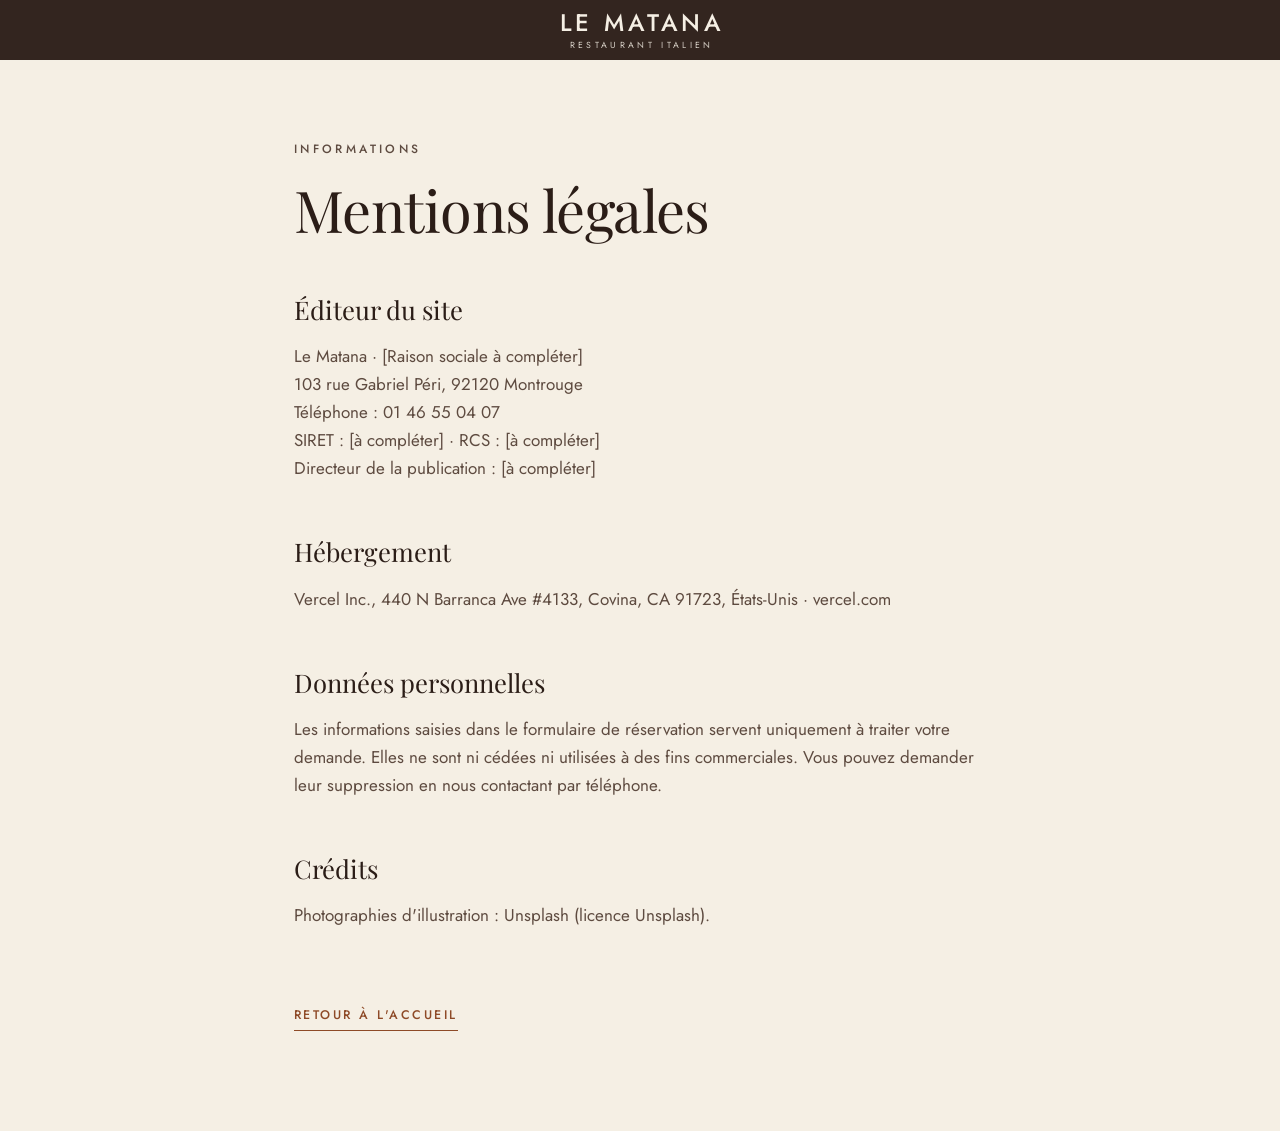
<file: mentions-legales.html>
<!doctype html>
<html lang="fr">
<head>
  <meta charset="utf-8">
  <meta name="viewport" content="width=device-width, initial-scale=1">
  <title>Mentions légales · Le Matana, Montrouge</title>
  <meta name="robots" content="noindex, follow">
  <link rel="icon" href="favicon.svg" type="image/svg+xml">
  <link rel="preconnect" href="https://fonts.googleapis.com">
  <link rel="preconnect" href="https://fonts.gstatic.com" crossorigin>
  <link rel="stylesheet" href="https://fonts.googleapis.com/css2?family=Jost:wght@300;400;500&family=Playfair+Display:wght@400;500&display=swap">
  <link rel="stylesheet" href="css/style.css">
  <style>
    .legal { padding: 140px 0 100px; }
    .legal h2 { font-family: var(--f-display); font-weight: 400; font-size: 1.6rem; margin: 48px 0 12px; }
    .legal p { color: var(--ink-soft); }
    .legal .header { background: var(--chocolate); }
  </style>
</head>
<body>
  <header class="header is-scrolled" style="grid-template-columns:1fr auto 1fr">
    <span></span>
    <a class="logo" href="index.html" aria-label="Le Matana, retour à l'accueil">
      <span class="logo__text"><span class="logo__name">Le Matana</span><span class="logo__sub">Restaurant italien</span></span>
    </a>
    <span></span>
  </header>

  <main class="legal">
    <div class="container container--narrow">
      <p class="eyebrow">Informations</p>
      <h1 class="title">Mentions légales</h1>

      <!-- À COMPLÉTER avec les informations de l'exploitant -->
      <h2>Éditeur du site</h2>
      <p>Le Matana · [Raison sociale à compléter]<br>
         103 rue Gabriel Péri, 92120 Montrouge<br>
         Téléphone : 01 46 55 04 07<br>
         SIRET : [à compléter] · RCS : [à compléter]<br>
         Directeur de la publication : [à compléter]</p>

      <h2>Hébergement</h2>
      <p>Vercel Inc., 440 N Barranca Ave #4133, Covina, CA 91723, États-Unis · vercel.com</p>

      <h2>Données personnelles</h2>
      <p>Les informations saisies dans le formulaire de réservation servent uniquement à traiter votre demande. Elles ne sont ni cédées ni utilisées à des fins commerciales. Vous pouvez demander leur suppression en nous contactant par téléphone.</p>

      <h2>Crédits</h2>
      <p>Photographies d'illustration : Unsplash (licence Unsplash).</p>

      <p style="margin-top:48px"><a class="link-arrow" href="index.html">Retour à l'accueil</a></p>
    </div>
  </main>
</body>
</html>
</file>
<file: css/style.css>
/* =========================================================================
   LE MATANA — Feuille de style
   Mobile d'abord. Couleurs et polices centralisées dans :root.
   ========================================================================= */

:root {
  /* Palette de la façade et de la salle */
  --chocolate: #2B1D17;
  --chocolate-2: #3A2820;
  --cream: #F5EFE4;
  --cream-2: #EDE4D4;
  --copper: #B5653A;
  --copper-light: #D08A5C;   /* survols, et texte cuivre sur fond brun */
  --copper-text: #8E4A27;    /* cuivre lisible sur fond crème (contraste AA) */
  --brick: #9E3B2C;
  --stone: #D9C9B0;
  --basil: #4F6B3A;

  --ink: #2B1D17;
  --ink-soft: #5E4B40;
  --line: rgba(43, 29, 23, .14);
  --line-light: rgba(245, 239, 228, .18);

  --f-display: "Playfair Display", "Cormorant Garamond", Georgia, serif;
  --f-sans: "Jost", "Lato", "Helvetica Neue", Arial, sans-serif;
  --f-script: "Caveat", "Kalam", cursive;

  --header-h: 76px;
  --ease: cubic-bezier(.16, 1, .3, 1);
  --radius: 4px;
  --gutter: clamp(20px, 5vw, 64px);
  --section: clamp(88px, 12vw, 168px);
}

/* ---------- Base ---------- */
*, *::before, *::after { box-sizing: border-box; }
html { scroll-behavior: smooth; scroll-padding-top: 72px; -webkit-text-size-adjust: 100%; }
body {
  margin: 0;
  font-family: var(--f-sans);
  font-size: 1.0625rem;
  font-weight: 400;
  line-height: 1.65;
  color: var(--ink);
  background: var(--cream);
  -webkit-font-smoothing: antialiased;
  overflow-x: hidden;
  touch-action: manipulation;
  -webkit-tap-highlight-color: rgba(181, 101, 58, .15);
}
.title, .hero__title, .feature__body .title, .menu__cat-title { text-wrap: balance; }
.dish__price, .hours, .reviews__note { font-variant-numeric: tabular-nums; }
img { display: block; max-width: 100%; height: auto; }
a { color: inherit; }
button { font: inherit; color: inherit; cursor: pointer; }
h1, h2, h3, p, ul, dl, figure { margin: 0; }
ul { padding: 0; list-style: none; }
svg { flex-shrink: 0; }
:focus-visible { outline: 2px solid var(--copper); outline-offset: 3px; }

.visually-hidden {
  position: absolute !important; width: 1px; height: 1px; overflow: hidden;
  clip: rect(0 0 0 0); white-space: nowrap;
}
.skip-link {
  position: fixed; top: -60px; left: 16px; z-index: 100;
  padding: 10px 16px; background: var(--chocolate); color: var(--cream);
}
.skip-link:focus { top: 12px; }

.container { width: 100%; max-width: 1240px; margin: 0 auto; padding: 0 var(--gutter); }
.container--narrow { max-width: 820px; }
.center { text-align: center; }
.section { padding: var(--section) 0; position: relative; }
.section-head { margin-bottom: clamp(40px, 6vw, 72px); }

/* ---------- Typographie ---------- */
.title {
  font-family: var(--f-display);
  font-weight: 400;
  font-size: clamp(2.1rem, 5vw, 3.6rem);
  line-height: 1.08;
  letter-spacing: -.01em;
}
.eyebrow {
  font-family: var(--f-sans);
  font-size: .75rem;
  font-weight: 500;
  letter-spacing: .28em;
  text-transform: uppercase;
  color: var(--copper-text);
  margin-bottom: 18px;
}
.eyebrow--light { color: var(--copper-light); }
.script {
  font-family: var(--f-script);
  font-weight: 500;
  font-size: clamp(1.7rem, 3vw, 2.1rem);
  line-height: 1;
  color: var(--brick);
  transform: rotate(-3deg);
  display: inline-block;
  margin-bottom: 14px;
}
.script--small { display: block; width: fit-content; font-size: 1.6rem; margin: 22px 0 0; }
.script--light { color: var(--copper-light); margin-top: 28px; }
.lead { font-size: clamp(1.1rem, 1.6vw, 1.25rem); font-weight: 300; line-height: 1.75; color: var(--ink-soft); }
.muted { color: var(--ink-soft); }
.rule {
  display: block; width: 64px; height: 1px; margin: 28px auto;
  background: var(--copper);
  position: relative;
}
.rule::after {
  content: ""; position: absolute; left: 50%; top: 50%; width: 7px; height: 7px;
  background: var(--cream); border: 1px solid var(--copper);
  transform: translate(-50%, -50%) rotate(45deg);
}

/* ---------- Boutons ---------- */
.btn {
  display: inline-flex; align-items: center; justify-content: center; gap: 10px;
  min-height: 50px; padding: 14px 28px;
  border: 1px solid transparent; border-radius: var(--radius);
  font-family: var(--f-sans); font-size: .8rem; font-weight: 500;
  letter-spacing: .18em; text-transform: uppercase; text-decoration: none;
  transition: background-color .25s, color .25s, border-color .25s, transform .15s;
}
.btn:active { transform: scale(.98); }
.btn svg { width: 18px; height: 18px; }
.btn--small { min-height: 40px; padding: 9px 18px; font-size: .72rem; }
.btn--copper { background: var(--copper-text); color: var(--cream); }
.btn--copper:hover { background: var(--copper); }
.btn--dark { background: var(--chocolate); color: var(--cream); }
.btn--dark:hover { background: var(--copper-text); }
.btn--light { background: var(--cream); color: var(--chocolate); }
.btn--light:hover { background: var(--copper-light); }
.btn--ghost { border-color: rgba(245, 239, 228, .6); color: var(--cream); }
.btn--ghost:hover { background: var(--cream); color: var(--chocolate); }
.btn--outline { border-color: var(--chocolate); color: var(--chocolate); }
.btn--outline:hover { background: var(--chocolate); color: var(--cream); }
.btn--outline-dark { border-color: var(--line); color: var(--chocolate); }
.btn--outline-dark:hover { border-color: var(--chocolate); }

.link-arrow {
  display: inline-flex; align-items: center; gap: 10px; margin-top: 28px;
  font-size: .78rem; font-weight: 500; letter-spacing: .2em; text-transform: uppercase;
  text-decoration: none; color: var(--copper-text);
  padding-bottom: 4px; border-bottom: 1px solid currentColor;
}
.link-arrow svg { width: 18px; height: 18px; transition: transform .3s var(--ease); }
.link-arrow:hover svg { transform: translateX(5px); }

/* ---------- En-tête ---------- */
.header {
  position: fixed; inset: 0 0 auto; z-index: 50;
  display: grid; grid-template-columns: 1fr auto 1fr; align-items: center;
  height: var(--header-h); padding: 0 clamp(14px, 3vw, 40px);
  color: var(--cream);
  transition: height .35s var(--ease), background-color .35s, box-shadow .35s;
}
.header.is-scrolled {
  --header-h: 60px;
  background: rgba(43, 29, 23, .96);
  box-shadow: 0 1px 0 var(--line-light);
  backdrop-filter: blur(8px);
}
.burger {
  justify-self: start; width: 44px; height: 44px; padding: 0;
  background: none; border: 0; display: grid; place-content: center; gap: 7px;
}
.burger span { display: block; width: 26px; height: 1.5px; background: currentColor; transition: transform .35s var(--ease); }
.burger[aria-expanded="true"] span:first-child { transform: translateY(4.25px) rotate(45deg); }
.burger[aria-expanded="true"] span:last-child { transform: translateY(-4.25px) rotate(-45deg); }

.logo { display: flex; align-items: center; gap: 10px; text-decoration: none; }
.logo__mono { width: 34px; height: 34px; fill: var(--copper-light); transition: width .35s, height .35s; }
.logo__text { display: flex; flex-direction: column; align-items: center; line-height: 1; }
.logo__name {
  font-family: var(--f-sans); font-size: 1.2rem; font-weight: 500;
  letter-spacing: .16em; text-transform: uppercase; padding-left: .2em;
}
.logo__sub { font-size: .55rem; letter-spacing: .38em; text-transform: uppercase; margin-top: 6px; opacity: .85; padding-left: .38em; }
.header.is-scrolled .logo__mono { width: 28px; height: 28px; }

.header__actions { justify-self: end; display: flex; align-items: center; gap: 8px; }
.icon-btn {
  width: 44px; height: 44px; display: grid; place-items: center; border-radius: 50%;
  color: inherit; transition: background-color .25s;
}
.icon-btn:hover { background: rgba(245, 239, 228, .12); }
.icon-btn svg { width: 21px; height: 21px; }
.header__book { display: none; }

/* ---------- Menu plein écran ---------- */
.drawer {
  position: fixed; inset: 0; z-index: 40;
  display: flex; flex-direction: column; justify-content: center;
  padding: 100px var(--gutter) 40px;
  background: var(--chocolate); color: var(--cream);
  overflow: hidden; overscroll-behavior: contain;
  opacity: 0; visibility: hidden; transition: opacity .45s var(--ease), visibility .45s;
}
.drawer.is-open { opacity: 1; visibility: visible; }
.drawer__mono { position: absolute; right: -12%; bottom: -10%; width: 80vmin; height: 80vmin; fill: var(--copper); opacity: .07; }
.drawer__links li { overflow: hidden; }
.drawer__links a {
  display: inline-block; padding: 8px 0;
  font-family: var(--f-display); font-size: clamp(2rem, 7vw, 3.6rem); line-height: 1.15;
  text-decoration: none;
  transform: translateY(100%); transition: transform .6s var(--ease), color .25s;
}
.drawer.is-open .drawer__links a { transform: none; }
.drawer.is-open .drawer__links li:nth-child(2) a { transition-delay: .05s; }
.drawer.is-open .drawer__links li:nth-child(3) a { transition-delay: .1s; }
.drawer.is-open .drawer__links li:nth-child(4) a { transition-delay: .15s; }
.drawer.is-open .drawer__links li:nth-child(5) a { transition-delay: .2s; }
.drawer__links a:hover { color: var(--copper-light); }
.drawer__foot { margin-top: 48px; display: flex; flex-direction: column; gap: 6px; font-size: .95rem; color: rgba(245, 239, 228, .75); }
.drawer__foot a { color: var(--copper-light); text-decoration: none; font-size: 1.15rem; }

/* ---------- Hero ---------- */
.hero {
  position: relative; height: 100vh; height: 100svh; min-height: 560px;
  display: grid; place-items: center; overflow: hidden;
  color: var(--cream); background: var(--chocolate);
}
.hero__slides, .hero__slide, .hero__veil { position: absolute; inset: 0; }
.hero__slide { opacity: 0; transition: opacity 1.4s ease; }
.hero__slide.is-active { opacity: 1; }
.hero__slide picture { display: block; height: 100%; }
.hero__slide img { width: 100%; height: 100%; object-fit: cover; transform: scale(1.08); }
.hero__slide.is-active img { animation: kenburns 9s ease-out forwards; }
@keyframes kenburns { from { transform: scale(1.08); } to { transform: scale(1); } }
.hero__veil {
  background:
    radial-gradient(ellipse 70% 60% at 50% 50%, rgba(25, 16, 12, .5), rgba(25, 16, 12, 0) 100%),
    linear-gradient(180deg, rgba(25, 16, 12, .6) 0%, rgba(25, 16, 12, .38) 35%, rgba(25, 16, 12, .5) 70%, rgba(25, 16, 12, .85) 100%);
}
.hero__mono {
  position: absolute; left: 50%; top: 50%; width: min(78vh, 92vw); height: min(78vh, 92vw);
  transform: translate(-50%, -52%); fill: var(--copper); opacity: .16; pointer-events: none;
  mix-blend-mode: screen;
}
.hero__content { position: relative; z-index: 2; text-shadow: 0 2px 24px rgba(20, 12, 8, .45); text-align: center; padding: 0 var(--gutter); max-width: 980px; }
.hero__logo {
  display: block; width: clamp(200px, 24vw, 290px); aspect-ratio: 340 / 228; margin: 0 auto 26px;
  --logo-m: rgba(232, 220, 198, .92); --logo-cut: rgba(25, 16, 12, .55);
  filter: drop-shadow(0 4px 18px rgba(0, 0, 0, .35));
}
.hero__kicker {
  font-family: var(--f-sans); font-size: .66rem; font-weight: 500; letter-spacing: .3em;
  text-transform: uppercase; color: var(--stone); margin-bottom: 26px;
}
.hero__titles { display: grid; }
.hero__title {
  grid-area: 1 / 1;
  font-family: var(--f-display); font-weight: 400;
  font-size: clamp(2.8rem, 9vw, 6.6rem); line-height: 1; letter-spacing: -.015em;
  opacity: 0; transform: translateY(18px);
  transition: opacity .9s var(--ease), transform 1.1s var(--ease);
}
.hero__title.is-active { opacity: 1; transform: none; transition-delay: .25s; }
.hero__title em { font-style: italic; color: var(--copper-light); }
.hero__lead { max-width: 560px; margin: 26px auto 0; font-size: 1.05rem; font-weight: 300; color: rgba(245, 239, 228, .9); }
.hero__cta { margin-top: 36px; display: flex; flex-wrap: wrap; gap: 12px; justify-content: center; }
.hero__dots { position: absolute; z-index: 3; bottom: 34px; left: 50%; transform: translateX(-50%); display: flex; gap: 4px; }
.hero__dots button {
  width: 34px; height: 30px; padding: 0; border: 0; background: none; position: relative;
}
.hero__dots button::after {
  content: ""; position: absolute; left: 6px; right: 6px; top: 50%; height: 2px;
  background: rgba(245, 239, 228, .4); transition: background-color .3s;
}
.hero__dots button[aria-selected="true"]::after { background: var(--cream); }
.hero__dots .hero__pause { width: 30px; margin-left: 6px; }
.hero__pause::after { display: none; }
.hero__pause span { position: absolute; left: 11px; top: 9px; width: 8px; height: 12px; border-left: 2px solid var(--cream); border-right: 2px solid var(--cream); opacity: .75; }
.hero__pause[aria-pressed="true"] span { width: 0; height: 0; border: 0; border-left: 10px solid var(--cream); border-top: 6px solid transparent; border-bottom: 6px solid transparent; }
.hero__scroll { display: none; }

/* ---------- Bandeau cachère ---------- */
.kosher {
  display: flex; align-items: center; justify-content: center; gap: 14px;
  padding: 16px var(--gutter);
  background: var(--chocolate-2); color: var(--stone);
  font-size: .8rem; letter-spacing: .06em; text-align: left;
  border-top: 1px solid rgba(208, 138, 92, .35);
}
.kosher strong { color: var(--cream); font-weight: 500; letter-spacing: .2em; text-transform: uppercase; font-size: .72rem; }
.kosher strong { display: block; }
.kosher__sep { display: none; width: 18px; height: 1px; background: var(--copper-light); vertical-align: middle; margin: 0 12px; }
.kosher__badge {
  width: 30px; height: 30px; flex: none; border-radius: 50%;
  display: inline-grid; place-items: center;
  border: 1px solid var(--copper-light); color: var(--copper-light);
  font-family: var(--f-display); font-size: .95rem; font-weight: 600;
}

/* ---------- Présentation ---------- */
.intro { background:
  radial-gradient(ellipse at 50% 0%, rgba(181, 101, 58, .07), transparent 60%), var(--cream); }
.intro .title { margin-top: 4px; }
.pillars {
  display: grid; grid-template-columns: 1fr 1fr; gap: 40px 24px;
  margin-top: clamp(64px, 8vw, 104px); text-align: center;
}
.pillars li { padding-top: 28px; border-top: 1px solid var(--line); }
.pillars svg { width: 30px; height: 30px; color: var(--copper-text); margin: 0 auto 16px; }
.pillars__k, .pillars__price {
  display: grid; place-items: center; height: 30px; margin-bottom: 16px;
  font-family: var(--f-display); font-size: 1.5rem; color: var(--copper-text); line-height: 1;
}
.pillars h3 { font-family: var(--f-display); font-weight: 400; font-size: 1.35rem; margin-bottom: 8px; }
.pillars p { font-size: .95rem; color: var(--ink-soft); line-height: 1.55; }

/* ---------- Plats signatures (éditorial) ---------- */
.signatures { padding-bottom: var(--section); }
.feature {
  display: grid; gap: 36px; align-items: center;
  max-width: 1320px; margin: 0 auto; padding: 0 var(--gutter);
}
.feature + .feature { margin-top: clamp(72px, 10vw, 140px); }
.feature__media { overflow: hidden; aspect-ratio: 4 / 5; background: var(--cream-2); }
.feature__media img { width: 100%; height: 100%; object-fit: cover; transition: transform 1.2s var(--ease); }
.feature__media:hover img { transform: scale(1.04); }
.feature__body { max-width: 480px; }
.feature__body > p:not(.eyebrow):not(.script) { color: var(--ink-soft); font-size: 1.08rem; margin-top: 22px; }
.feature__body .title { font-size: clamp(2.4rem, 5.5vw, 4.2rem); }

/* ---------- Services ---------- */
.services {
  background-color: var(--cream-2);
  background-image: url("data:image/svg+xml,%3Csvg xmlns='http://www.w3.org/2000/svg' width='96' height='48'%3E%3Cg fill='none' stroke='%232B1D17' stroke-opacity='.05'%3E%3Cpath d='M0 .5h96M0 24.5h96M.5 0v24M48.5 24v24'/%3E%3C/g%3E%3C/svg%3E");
}
.services__grid { display: grid; gap: 56px; }
.service h3 { font-family: var(--f-display); font-weight: 400; font-size: clamp(1.7rem, 3vw, 2.2rem); margin: 28px 0 12px; }
.service p { color: var(--ink-soft); max-width: 460px; }
.service__media { overflow: hidden; aspect-ratio: 3 / 2; }
.service__media img { width: 100%; height: 100%; object-fit: cover; transition: transform 1.2s var(--ease); }
.service:hover .service__media img { transform: scale(1.04); }
.service__meta {
  margin: 18px 0 26px; font-size: .75rem !important; letter-spacing: .2em; text-transform: uppercase;
  color: var(--copper-text) !important;
}
.service__links { display: flex; flex-wrap: wrap; gap: 12px; }

/* ---------- La carte ---------- */
.menu { background: var(--cream); }
.container--menu { max-width: 980px; }
.menu__mono { width: 64px; height: 64px; fill: var(--copper); margin: 0 auto 22px; display: block; }
.menu__tabs {
  position: sticky; top: 60px; z-index: 5;
  display: flex; gap: 6px; overflow-x: auto; scrollbar-width: none;
  margin: 0 calc(var(--gutter) * -1) 48px; padding: 12px var(--gutter);
  background: var(--cream);
  border-bottom: 1px solid var(--line);
  scroll-snap-type: x proximity;
}
.menu__tabs::-webkit-scrollbar { display: none; }
.menu__tab {
  flex: none; scroll-snap-align: start;
  padding: 10px 16px; border: 1px solid transparent; border-radius: var(--radius); background: none;
  font-size: .78rem; font-weight: 500; letter-spacing: .18em; text-transform: uppercase; color: var(--ink-soft);
  transition: color .25s, border-color .25s, background-color .25s;
}
.menu__tab:hover { color: var(--chocolate); }
.menu__tab[aria-selected="true"] { color: var(--cream); background: var(--chocolate); }

.menu__panel { min-height: 420px; }
.menu__panel.is-changing { opacity: 0; transform: translateY(8px); }
.menu__panel { transition: opacity .35s var(--ease), transform .45s var(--ease); }
.menu__cat-head { text-align: center; margin-bottom: 36px; }
.menu__cat-title { font-family: var(--f-display); font-weight: 400; font-style: italic; font-size: clamp(2rem, 4vw, 2.8rem); }
.menu__cat-note { margin-top: 8px; font-size: .92rem; color: var(--ink-soft); }
.menu__list { display: grid; gap: 0 64px; }
.dish { padding: 20px 0; border-bottom: 1px solid var(--line); }
.dish__top { display: flex; align-items: baseline; gap: 12px; }
.dish__name { font-family: var(--f-display); font-size: 1.3rem; font-weight: 500; line-height: 1.25; }
.dish__dots { flex: 1; border-bottom: 1px dotted rgba(43, 29, 23, .35); transform: translateY(-5px); min-width: 20px; }
.dish__price { font-family: var(--f-display); font-size: 1.2rem; color: var(--copper-text); white-space: nowrap; }
.dish__desc { margin-top: 4px; font-size: .95rem; color: var(--ink-soft); font-weight: 300; }
.dish__tag {
  display: inline-block; margin-left: 8px; padding: 3px 9px; vertical-align: middle;
  border-radius: 999px; font-family: var(--f-sans); font-size: .62rem; font-weight: 500;
  letter-spacing: .14em; text-transform: uppercase; background: rgba(181, 101, 58, .14); color: var(--copper-text);
}
.dish__tag--veg { background: rgba(79, 107, 58, .14); color: var(--basil); }
.menu__foot { margin-top: 40px; text-align: center; font-size: .85rem; color: var(--ink-soft); }

/* ---------- Le restaurant ---------- */
.place {
  background-color: var(--chocolate); color: var(--cream);
  background-image: url("data:image/svg+xml,%3Csvg xmlns='http://www.w3.org/2000/svg' width='96' height='48'%3E%3Cg fill='none' stroke='%23F5EFE4' stroke-opacity='.045'%3E%3Cpath d='M0 .5h96M0 24.5h96M.5 0v24M48.5 24v24'/%3E%3C/g%3E%3C/svg%3E");
}
.place__grid { display: grid; gap: 56px; align-items: center; }
.place__text p:not(.eyebrow):not(.script) { color: rgba(245, 239, 228, .82); margin-top: 22px; max-width: 520px; }
.place__text .title { color: var(--cream); }
.place__media { position: relative; padding-bottom: 18%; }
.place__img--main { width: 78%; aspect-ratio: 4 / 5; object-fit: cover; }
.place__img--side {
  position: absolute; right: 0; bottom: 0; width: 46%; aspect-ratio: 3 / 4; object-fit: cover;
  border: 8px solid var(--chocolate);
}
.gallery {
  margin-top: clamp(80px, 10vw, 140px);
  display: grid; grid-template-columns: repeat(2, 1fr); grid-auto-rows: 42vw; grid-auto-flow: dense; gap: 10px;
}
.gallery__item { overflow: hidden; background: var(--chocolate-2); }
.gallery__item img { width: 100%; height: 100%; object-fit: cover; transition: transform 1.2s var(--ease); }
.gallery__item:hover img { transform: scale(1.05); }
.gallery__item--tall { grid-row: span 2; }
.gallery__item--wide { grid-column: span 2; }

/* ---------- Avis ---------- */
.reviews { background: var(--cream); }
.reviews__score { display: flex; align-items: center; justify-content: center; gap: 22px; margin: 40px 0 36px; }
.reviews__note { font-family: var(--f-display); font-size: clamp(4.5rem, 10vw, 6.5rem); line-height: 1; color: var(--chocolate); }
.reviews__count { margin-top: 6px; font-size: .8rem; letter-spacing: .2em; text-transform: uppercase; color: var(--ink-soft); text-align: left; }
.stars { display: flex; gap: 4px; }
.stars svg { width: 24px; height: 24px; fill: var(--copper); }
.stars__half { width: 12px; overflow: hidden; display: inline-flex; }

/* ---------- Réservation ---------- */
.booking { background: var(--cream-2); }
.booking__grid { display: grid; gap: 64px; align-items: start; }
.booking .title { margin-bottom: 16px; }
.form { margin-top: 36px; display: grid; gap: 18px; }
.form__row { display: grid; gap: 18px; }
.field { display: grid; gap: 8px; }
.field > span { font-size: .72rem; font-weight: 500; letter-spacing: .2em; text-transform: uppercase; color: var(--ink-soft); }
.field em { font-style: normal; text-transform: none; letter-spacing: 0; }
.field input, .field select, .field textarea {
  width: 100%; min-height: 52px; padding: 13px 15px;
  font: inherit; font-size: 1rem; color: var(--ink);
  background: var(--cream); border: 1px solid rgba(43, 29, 23, .22); border-radius: var(--radius);
  transition: border-color .2s, box-shadow .2s;
  -webkit-appearance: none; appearance: none;
}
.field select {
  background-image: url("data:image/svg+xml,%3Csvg xmlns='http://www.w3.org/2000/svg' width='12' height='8'%3E%3Cpath d='M1 1l5 5 5-5' fill='none' stroke='%232B1D17' stroke-width='1.5'/%3E%3C/svg%3E");
  background-repeat: no-repeat; background-position: right 15px center; padding-right: 40px;
}
.field textarea { resize: vertical; min-height: 96px; }
.field input:focus, .field select:focus, .field textarea:focus {
  outline: none; border-color: var(--copper-text); box-shadow: 0 0 0 3px rgba(181, 101, 58, .18);
}
.field [aria-invalid="true"] { border-color: var(--brick); }
.form__status { min-height: 1.5em; font-size: .95rem; }
.form__status.is-error { color: var(--brick); }
.form__status.is-ok { color: var(--basil); }
.form__actions { display: flex; flex-wrap: wrap; gap: 12px; }

.events { background: var(--chocolate); color: var(--cream); overflow: hidden; }
.events img { width: 100%; aspect-ratio: 16 / 10; object-fit: cover; }
.events__body { padding: clamp(28px, 4vw, 44px); }
.events .title { font-size: clamp(1.8rem, 3vw, 2.4rem); color: var(--cream); }
.events__body > p { color: rgba(245, 239, 228, .82); }
.events__list { margin: 22px 0 30px; display: grid; gap: 10px; }
.events__list li { display: flex; gap: 12px; align-items: baseline; font-size: .98rem; }
.events__list li::before { content: ""; width: 14px; height: 1px; background: var(--copper-light); transform: translateY(-4px); flex: none; }

/* ---------- Infos pratiques ---------- */
.infos { background: var(--cream); }
.infos__grid { display: grid; gap: 40px; }
.infos__cards { display: grid; gap: 0; }
.info { display: flex; gap: 18px; padding: 24px 0; border-bottom: 1px solid var(--line); }
.info:first-child { padding-top: 0; }
.info > svg { width: 24px; height: 24px; color: var(--copper-text); margin-top: 3px; }
.info h3 { font-size: .74rem; font-weight: 500; letter-spacing: .22em; text-transform: uppercase; color: var(--ink-soft); margin-bottom: 6px; }
.info p { font-size: 1.05rem; }
.info .link-arrow { margin-top: 12px; }
.tel-link { font-family: var(--f-display); font-size: 1.5rem; text-decoration: none; }
.tel-link:hover { color: var(--copper-text); }
.info--hours > div { flex: 1; }
.hours { display: grid; grid-template-columns: auto 1fr; gap: 6px 24px; font-size: .98rem; }
.hours dt { color: var(--ink-soft); }
.hours dd { margin: 0; text-align: right; }
.hours .is-today { color: var(--ink); font-weight: 600; }
.hours .is-closed { color: var(--ink-soft); font-style: italic; }
.hours__note { margin-top: 14px; font-size: .88rem !important; color: var(--ink-soft); }
.infos__map { min-height: 380px; background: var(--stone); }
.infos__map iframe { width: 100%; height: 100%; min-height: 380px; border: 0; filter: sepia(.25) saturate(.85); }

/* ---------- Pied de page ---------- */
.footer {
  position: relative; overflow: hidden;
  background: var(--chocolate); color: rgba(245, 239, 228, .82);
  padding: clamp(72px, 9vw, 120px) 0 110px;
  font-size: .95rem;
}
.footer__mono { position: absolute; right: -6%; top: -12%; width: 520px; height: 520px; fill: var(--copper); opacity: .06; pointer-events: none; }
.footer__grid { position: relative; display: grid; gap: 44px; }
.footer__logo { display: block; width: 230px; aspect-ratio: 340 / 228; --logo-m: var(--copper); --logo-cut: var(--chocolate); }
.footer__name { margin-top: 14px; font-family: var(--f-display); font-size: 1.6rem; letter-spacing: .2em; text-transform: uppercase; color: var(--cream); }
.footer__sub { margin-top: 4px; font-size: .7rem; letter-spacing: .3em; text-transform: uppercase; color: var(--copper-light); }
.footer__kosher { display: flex; align-items: center; gap: 10px; margin-top: 22px; font-size: .85rem; }
.footer__kosher .kosher__badge { width: 26px; height: 26px; font-size: .8rem; }
.footer__title { font-size: .72rem; font-weight: 500; letter-spacing: .26em; text-transform: uppercase; color: var(--copper-light); margin-bottom: 16px; }
.footer p + p { margin-top: 6px; }
.footer a { text-decoration: none; }
.footer a:hover { color: var(--copper-light); }
.footer .btn--copper { margin-top: 22px; color: var(--cream); }
.hours--footer { font-size: .9rem; max-width: 260px; }
.hours--footer dt { color: rgba(245, 239, 228, .7); }
.hours--footer .is-today { color: var(--cream); }
.hours--footer .is-closed { color: rgba(245, 239, 228, .6); }
.footer__social { display: flex; gap: 10px; }
.footer__social a {
  width: 44px; height: 44px; display: grid; place-items: center;
  border: 1px solid var(--line-light); border-radius: 50%; transition: border-color .25s, color .25s;
}
.footer__social a:hover { border-color: var(--copper-light); }
.footer__social svg { width: 20px; height: 20px; }
.footer__bottom {
  position: relative; margin-top: 64px; padding-top: 24px; border-top: 1px solid var(--line-light);
  display: flex; flex-wrap: wrap; justify-content: space-between; gap: 10px; font-size: .82rem; color: rgba(245, 239, 228, .6);
}

/* ---------- Barre mobile ---------- */
.mobile-bar {
  position: fixed; inset: auto 0 0; z-index: 45;
  display: grid; grid-template-columns: 1fr 1fr;
  padding-bottom: env(safe-area-inset-bottom);
  background: var(--chocolate);
  box-shadow: 0 -1px 0 var(--line-light);
  transform: translateY(100%); transition: transform .4s var(--ease);
}
.mobile-bar.is-visible { transform: none; }
.mobile-bar a {
  display: flex; align-items: center; justify-content: center; gap: 10px; min-height: 58px;
  color: var(--cream); text-decoration: none;
  font-size: .78rem; font-weight: 500; letter-spacing: .18em; text-transform: uppercase;
}
.mobile-bar svg { width: 19px; height: 19px; }
.mobile-bar__book { background: var(--copper-text); }

/* ---------- Animations au scroll ---------- */
@media (prefers-reduced-motion: no-preference) {
  .js .reveal { opacity: 0; transform: translateY(18px); transition: opacity .9s var(--ease), transform 1s var(--ease); }
  .js .reveal.is-in { opacity: 1; transform: none; }
}
@media (max-width: 899px) { html { scroll-padding-bottom: 72px; } }
@media (prefers-reduced-motion: reduce) {
  html { scroll-behavior: auto; }
  .hero__slide.is-active img { animation: none; transform: none; }
  .hero__slide, .hero__title, .menu__panel { transition: none; }
}

/* =========================================================================
   Tablette et plus
   ========================================================================= */
@media (min-width: 640px) {
  .kosher strong { display: inline; }
  .kosher__sep { display: inline-block; }
  .form__row { grid-template-columns: 1fr 1fr; }
  .form__row--3 { grid-template-columns: 1.3fr 1fr 1fr; }
  .gallery { grid-auto-rows: 30vw; }
}

@media (min-width: 900px) {
  .header__book { display: inline-flex; }
  .logo__mono { width: 40px; height: 40px; }
  .logo__name { font-size: 1.5rem; }

  .hero__scroll {
    display: block; position: absolute; z-index: 3; right: var(--gutter); bottom: 30px;
    width: 1px; height: 64px; background: rgba(245, 239, 228, .3); overflow: hidden;
  }
  .hero__scroll span { position: absolute; inset: 0; background: var(--cream); animation: scrollcue 2.4s ease-in-out infinite; }
  @keyframes scrollcue { 0% { transform: translateY(-100%); } 60%, 100% { transform: translateY(100%); } }

  .pillars { grid-template-columns: repeat(4, 1fr); gap: 40px; }

  .feature { grid-template-columns: 1.15fr 1fr; gap: clamp(48px, 7vw, 120px); }
  .feature--reverse { grid-template-columns: 1fr 1.15fr; }
  .feature--reverse .feature__media { order: 2; }
  .feature__media { aspect-ratio: 5 / 6; }
  .feature--reverse .feature__body { justify-self: end; }

  .services__grid { grid-template-columns: 1fr 1fr; gap: clamp(40px, 6vw, 96px); }
  .service:last-child { margin-top: 96px; }

  .menu__list { grid-template-columns: 1fr 1fr; }
  .menu__tabs { justify-content: center; margin-left: 0; margin-right: 0; padding-left: 0; padding-right: 0; }

  .place__grid { grid-template-columns: 1fr 1.1fr; gap: clamp(48px, 7vw, 112px); }
  .gallery { grid-template-columns: repeat(4, 1fr); grid-auto-rows: 17vw; max-height: none; }

  .booking__grid { grid-template-columns: 1.3fr 1fr; gap: clamp(48px, 6vw, 96px); }
  .events { position: sticky; top: 90px; }

  .infos__grid { grid-template-columns: 1fr 1.3fr; gap: 64px; align-items: stretch; }

  .footer { padding-bottom: 48px; }
  .footer__grid { grid-template-columns: 1.4fr 1fr 1fr 1fr; }
  .mobile-bar { display: none; }
}

@media (min-width: 1400px) {
  .gallery { grid-auto-rows: 240px; }
}
</file>
